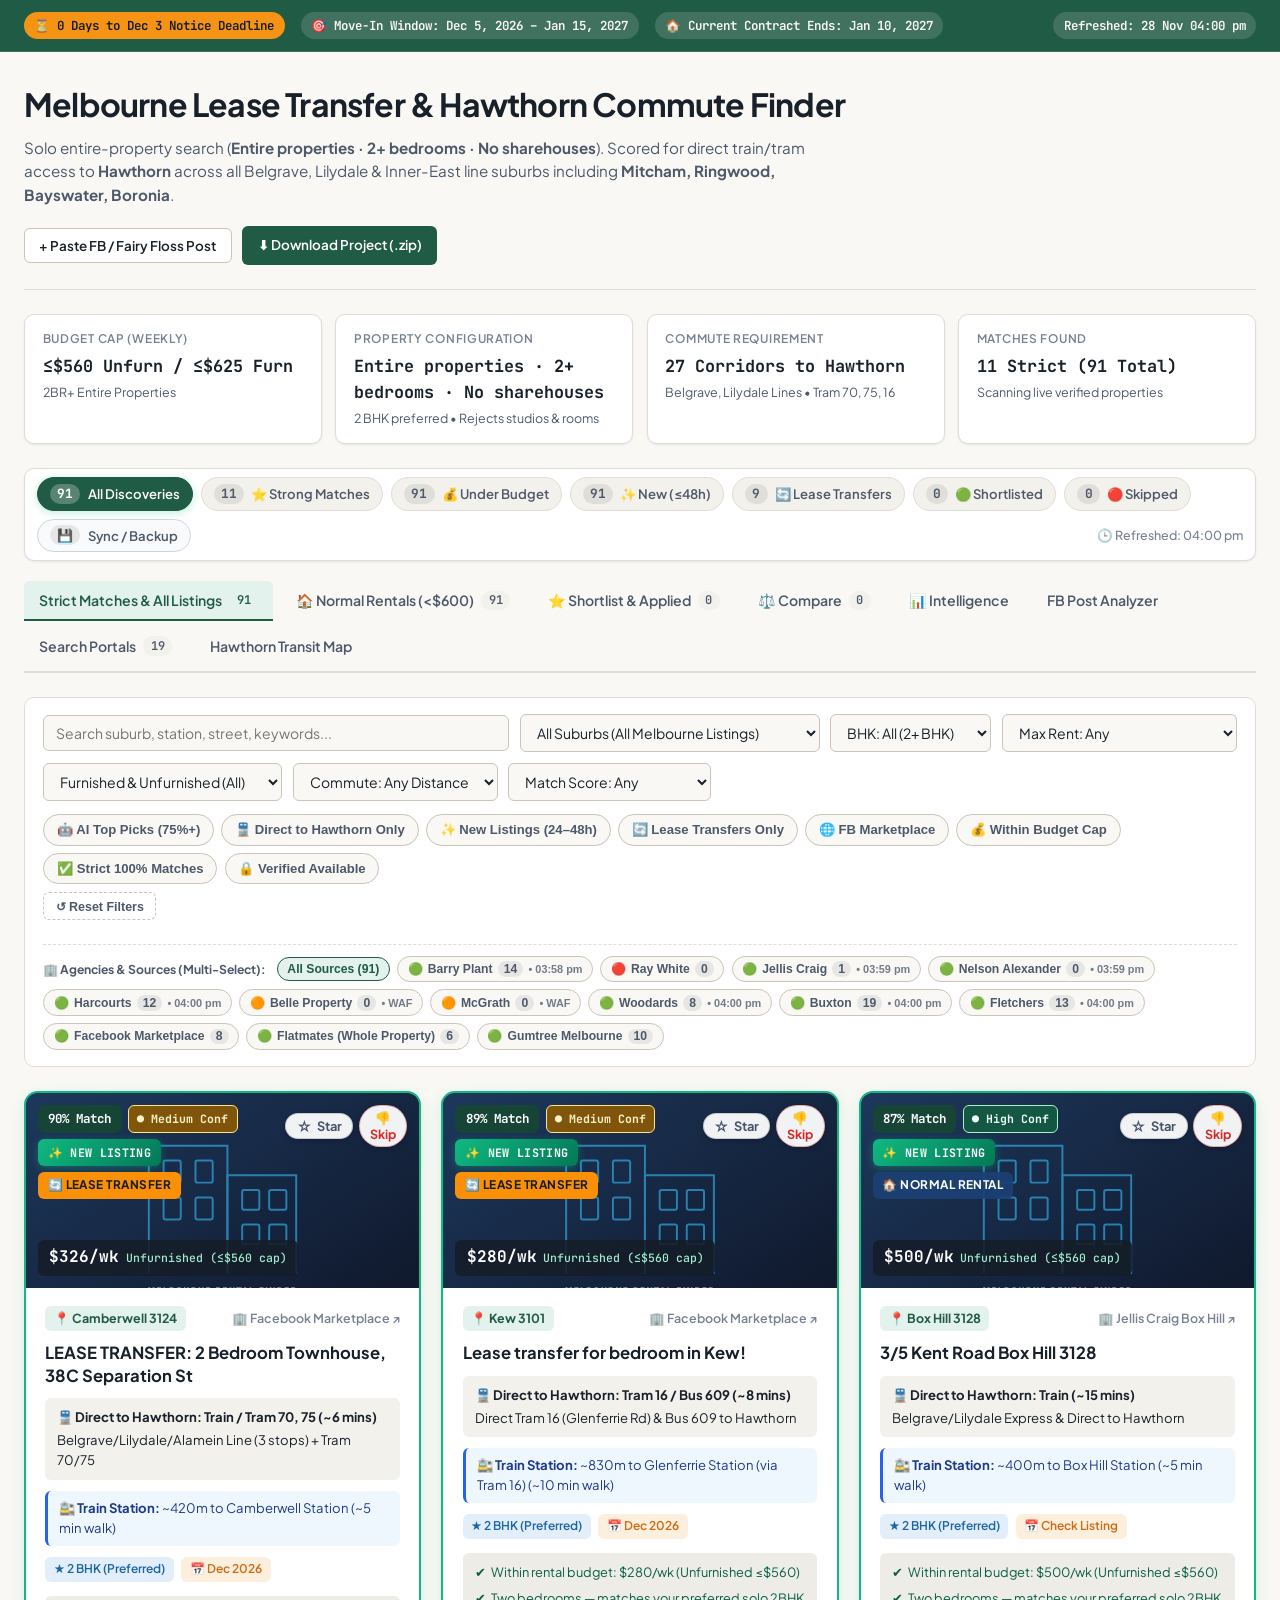
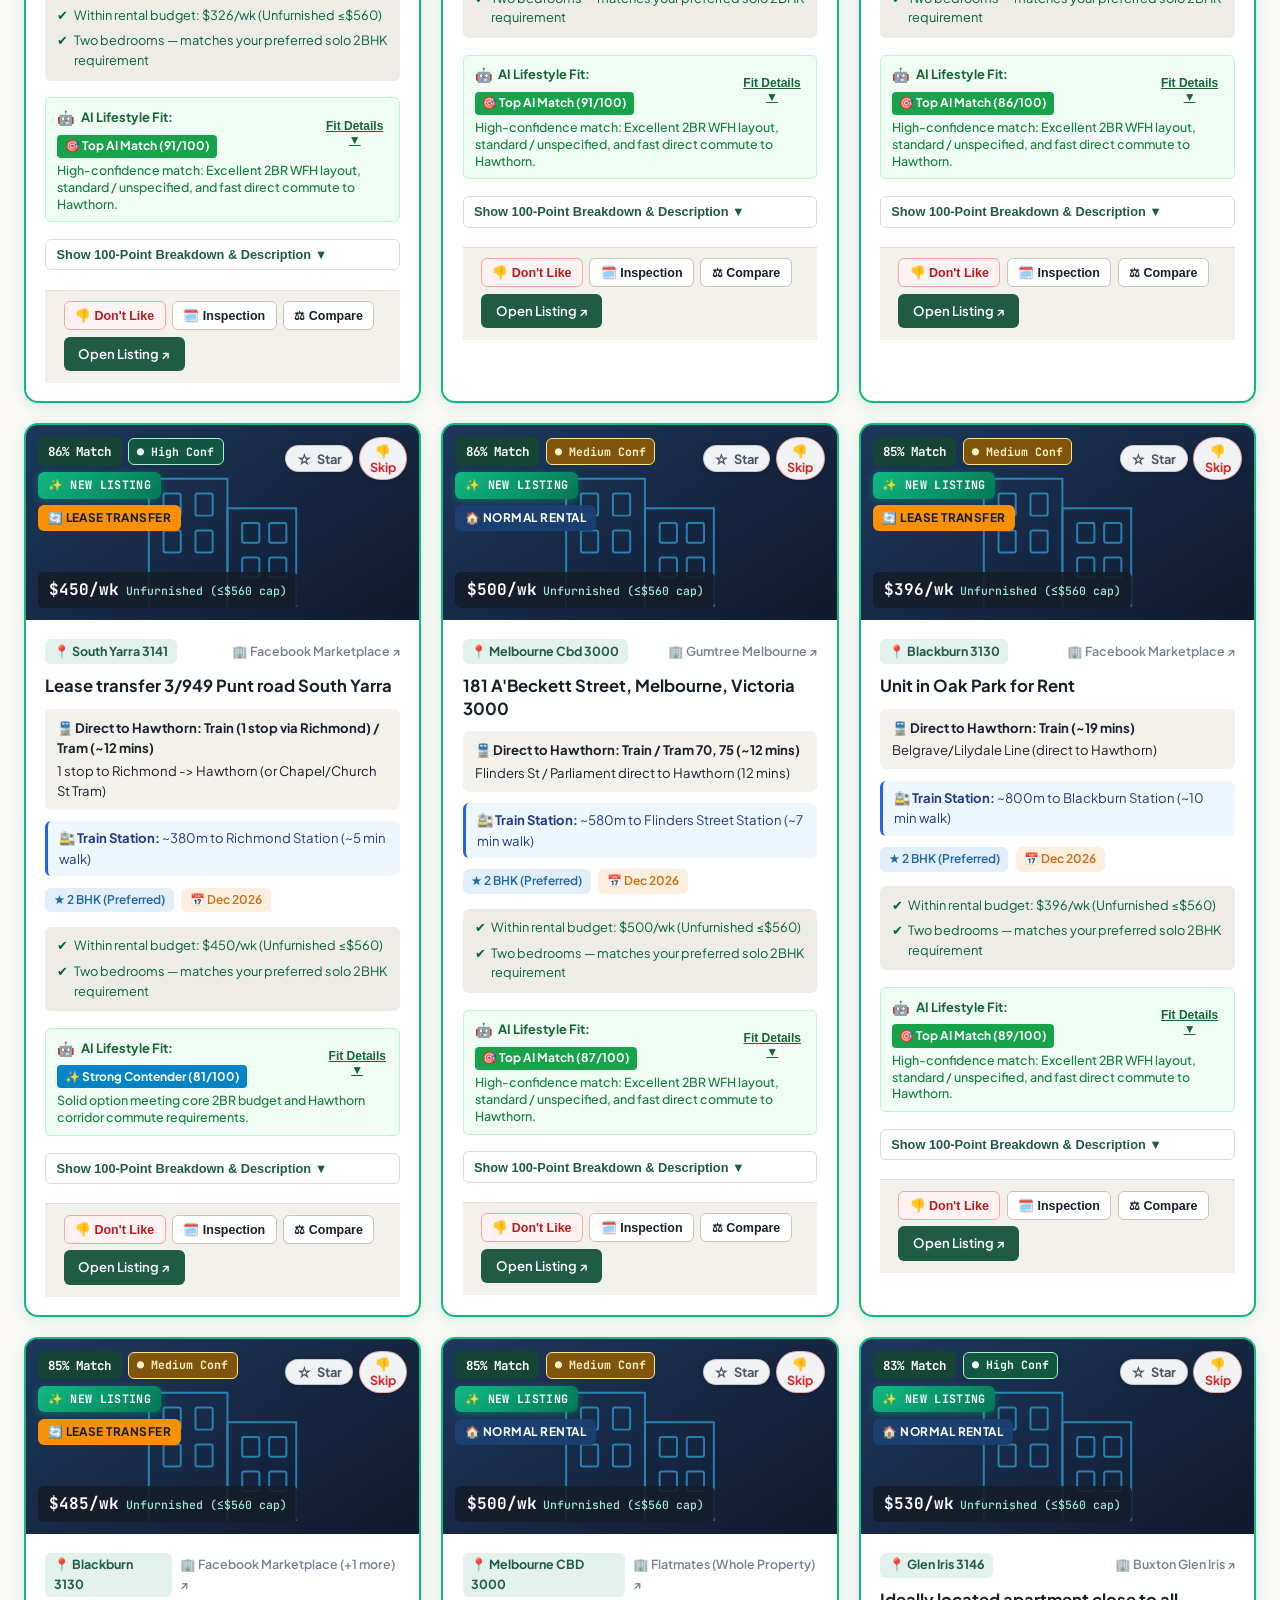
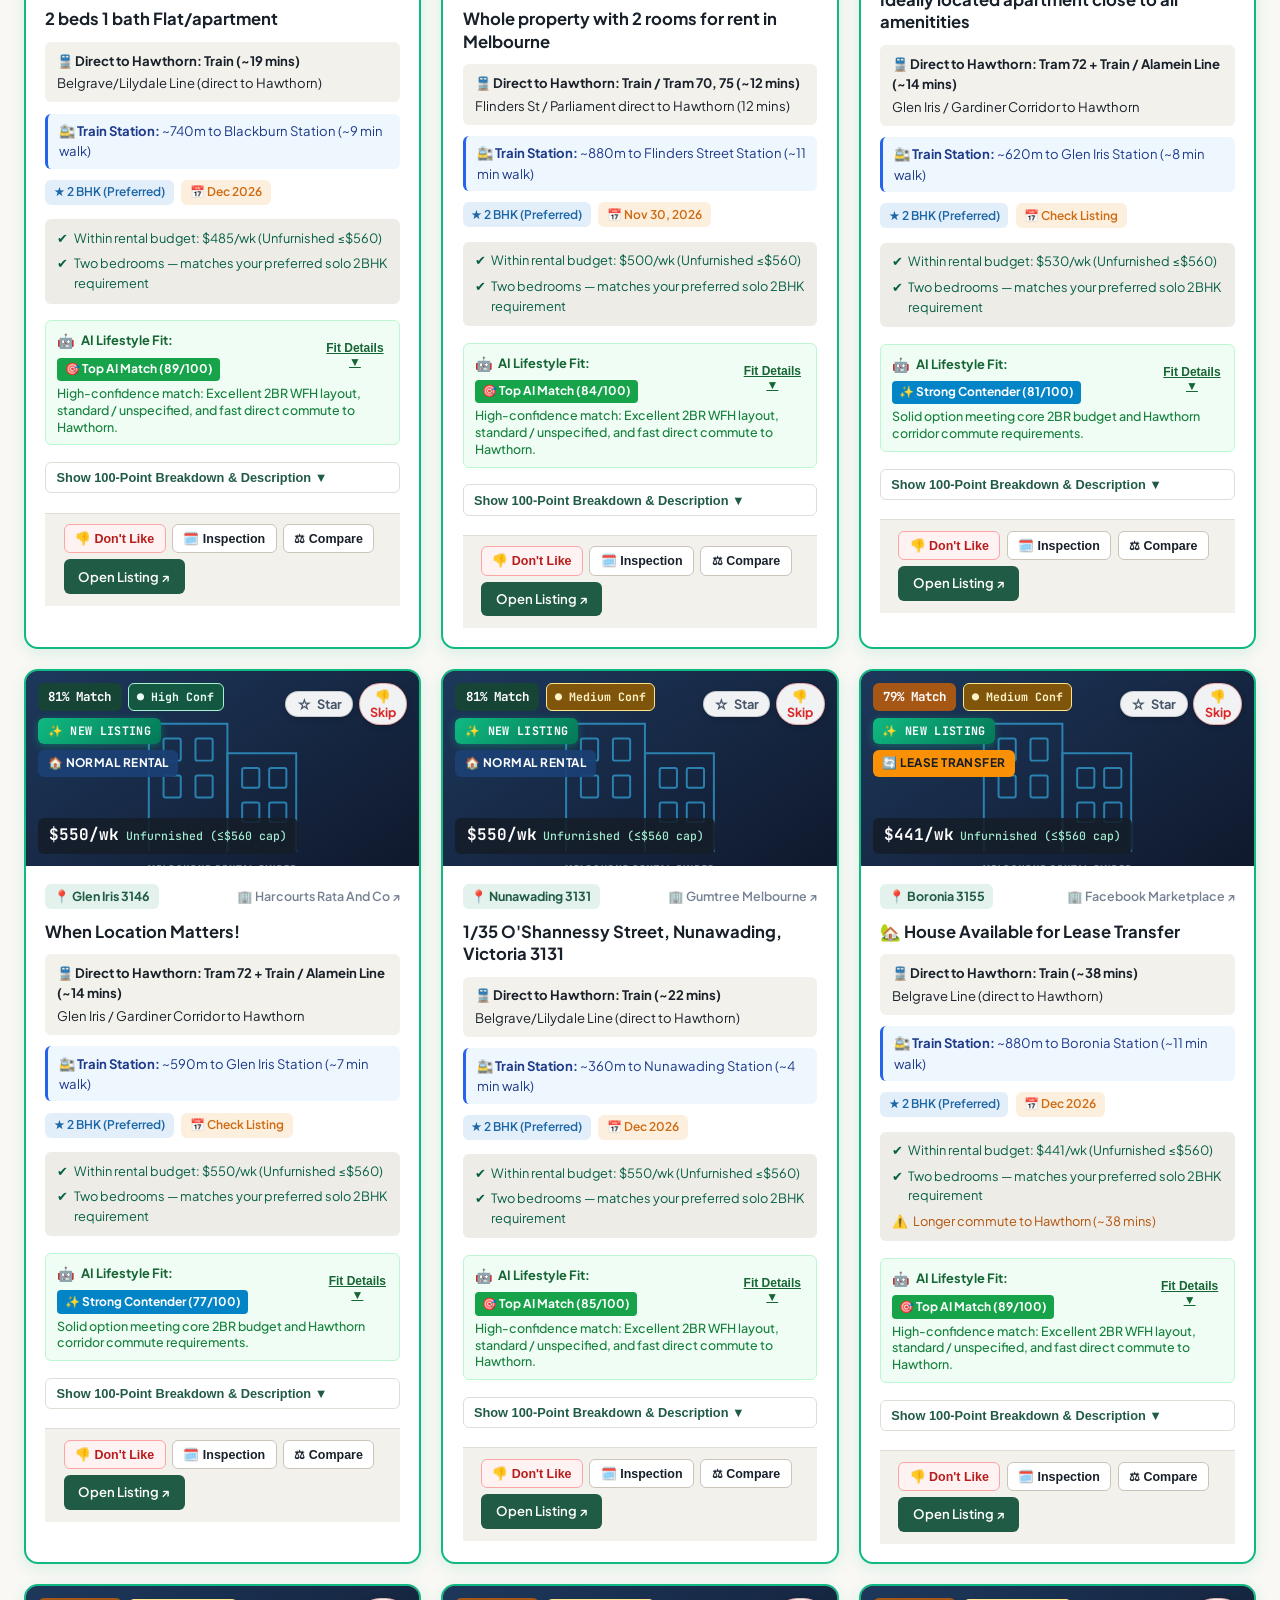
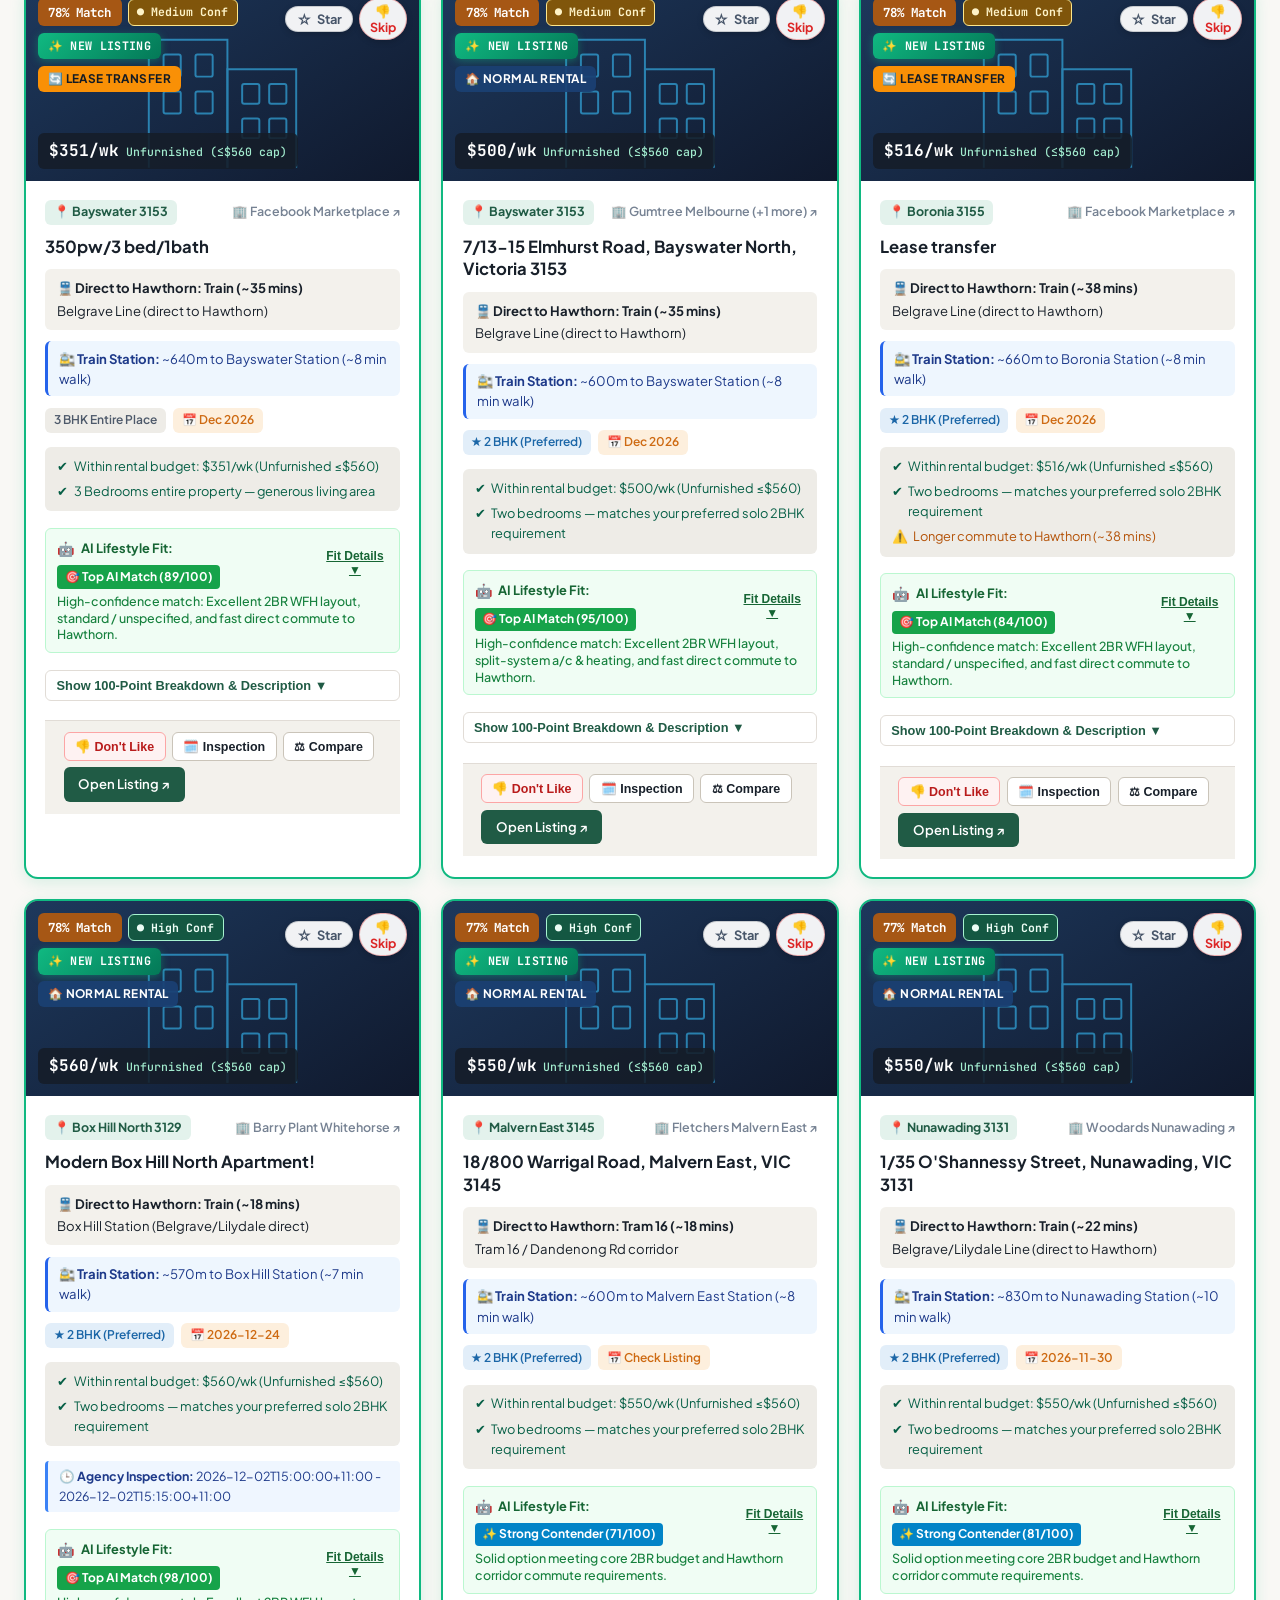
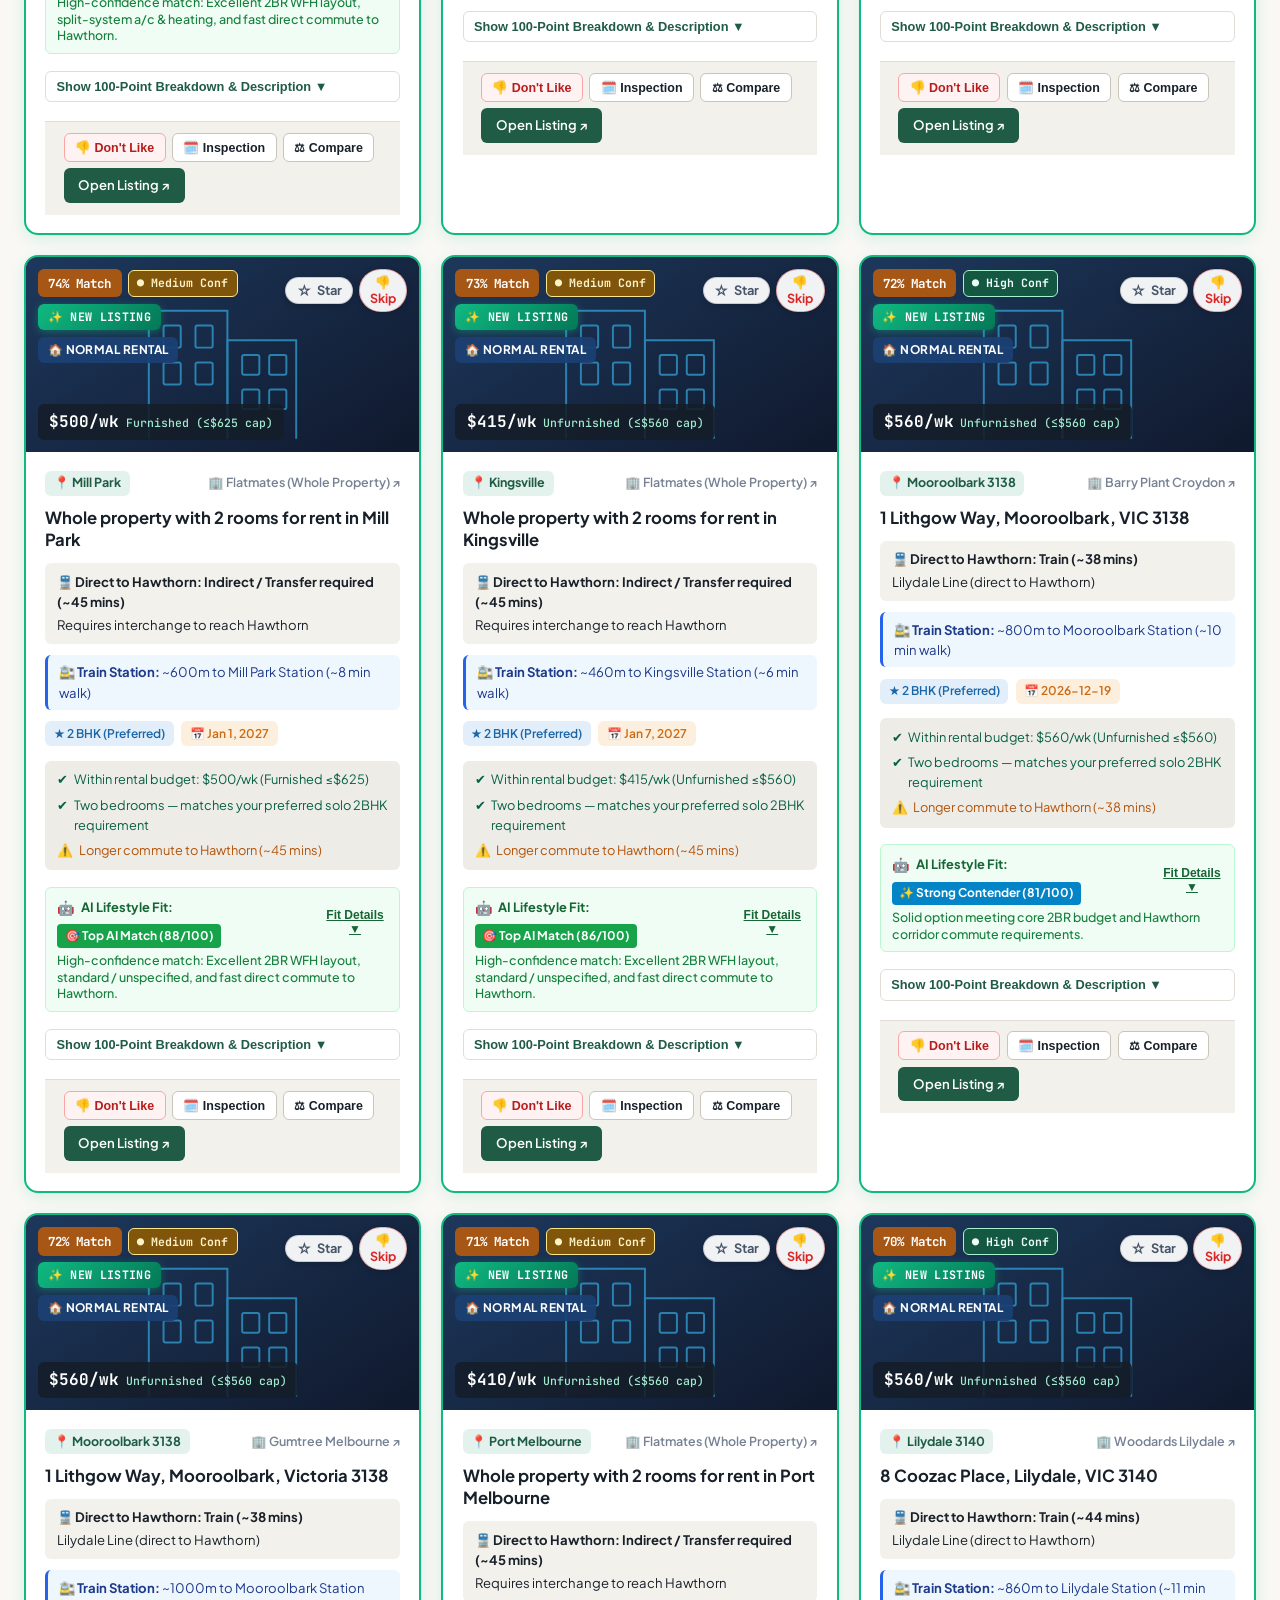
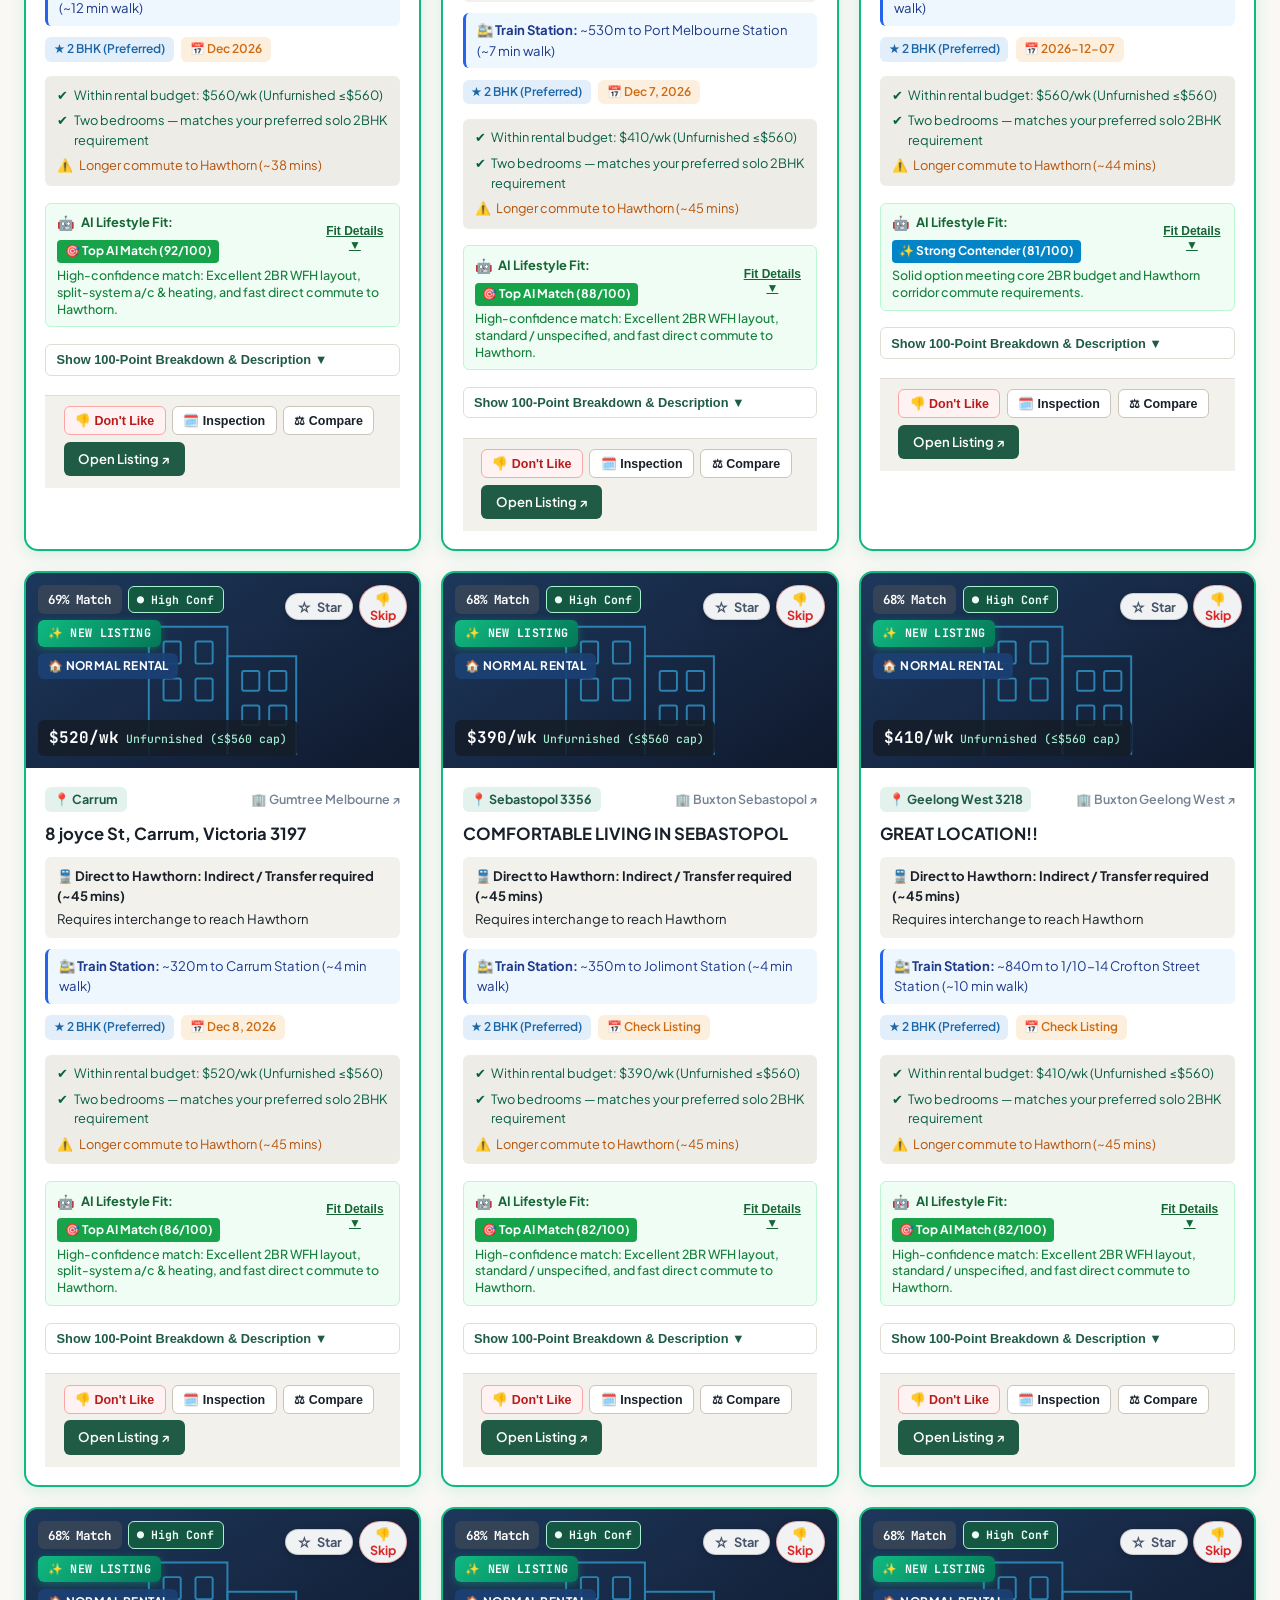
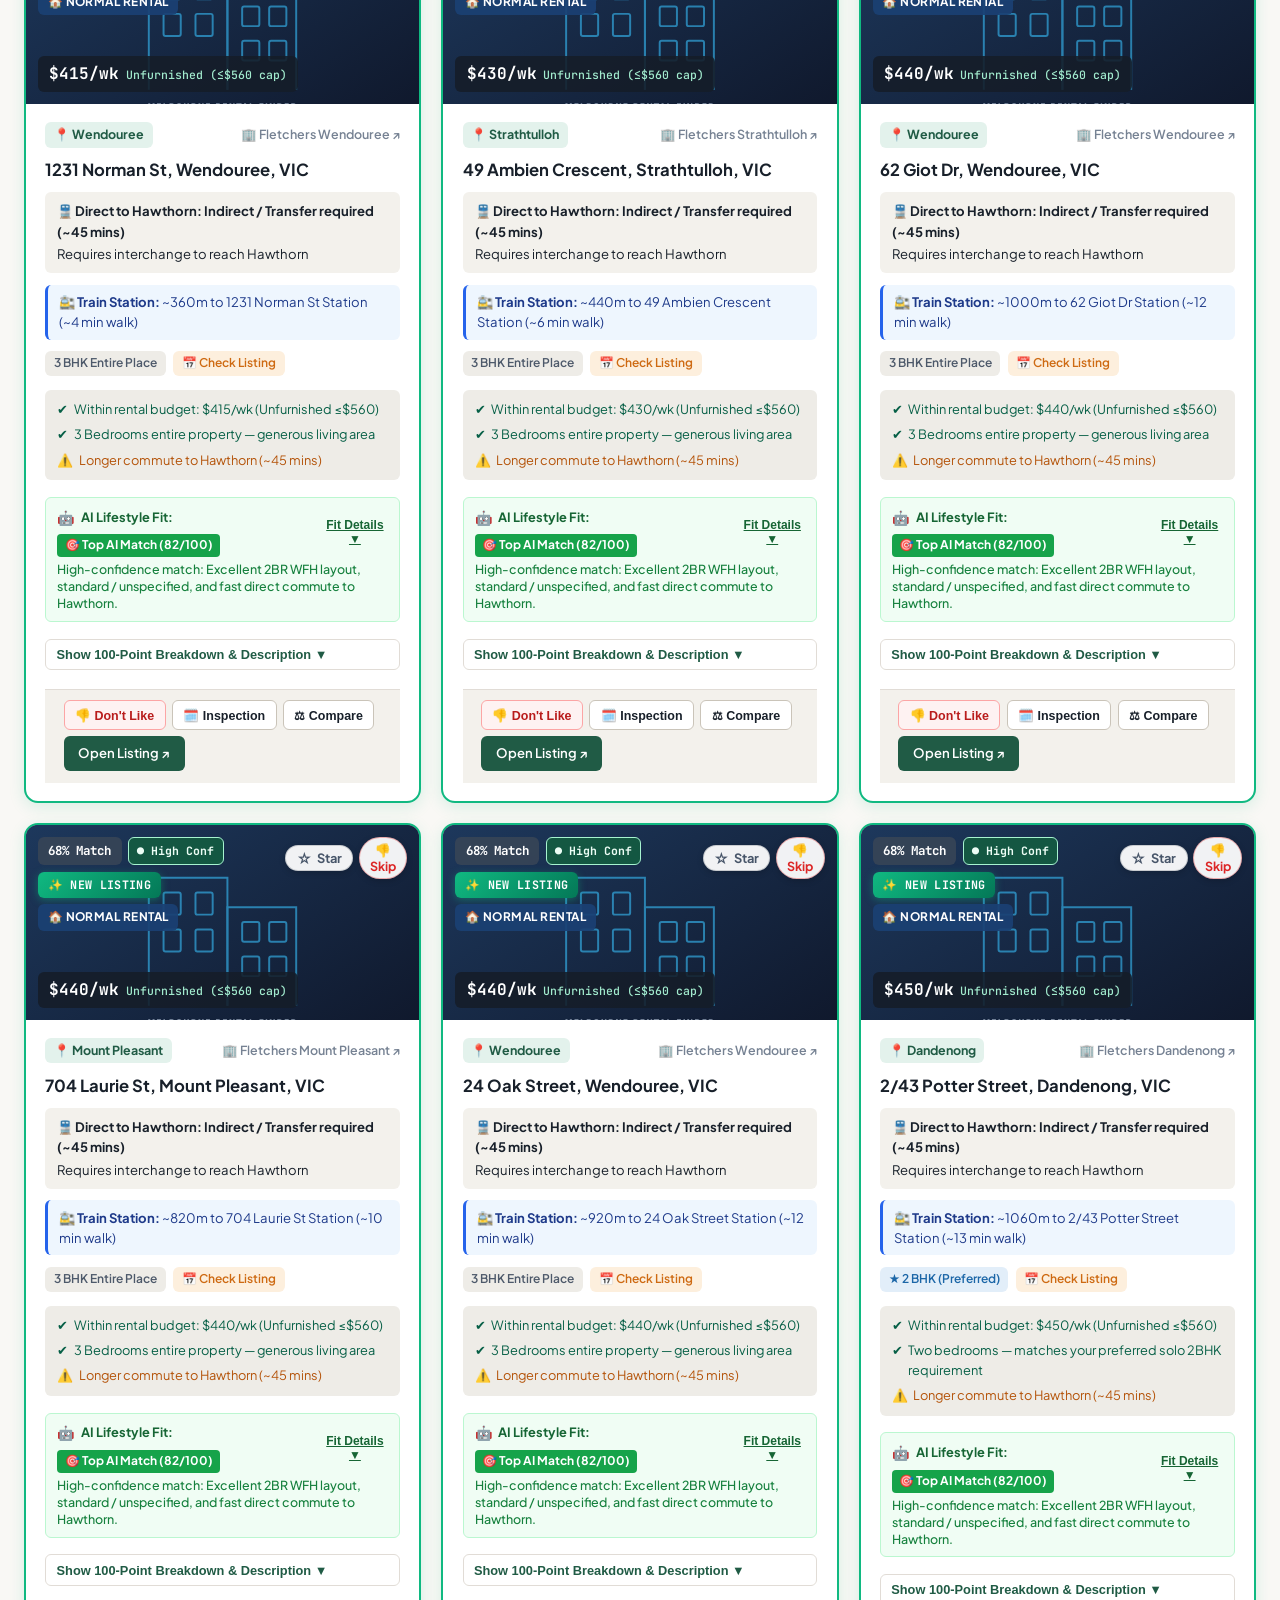
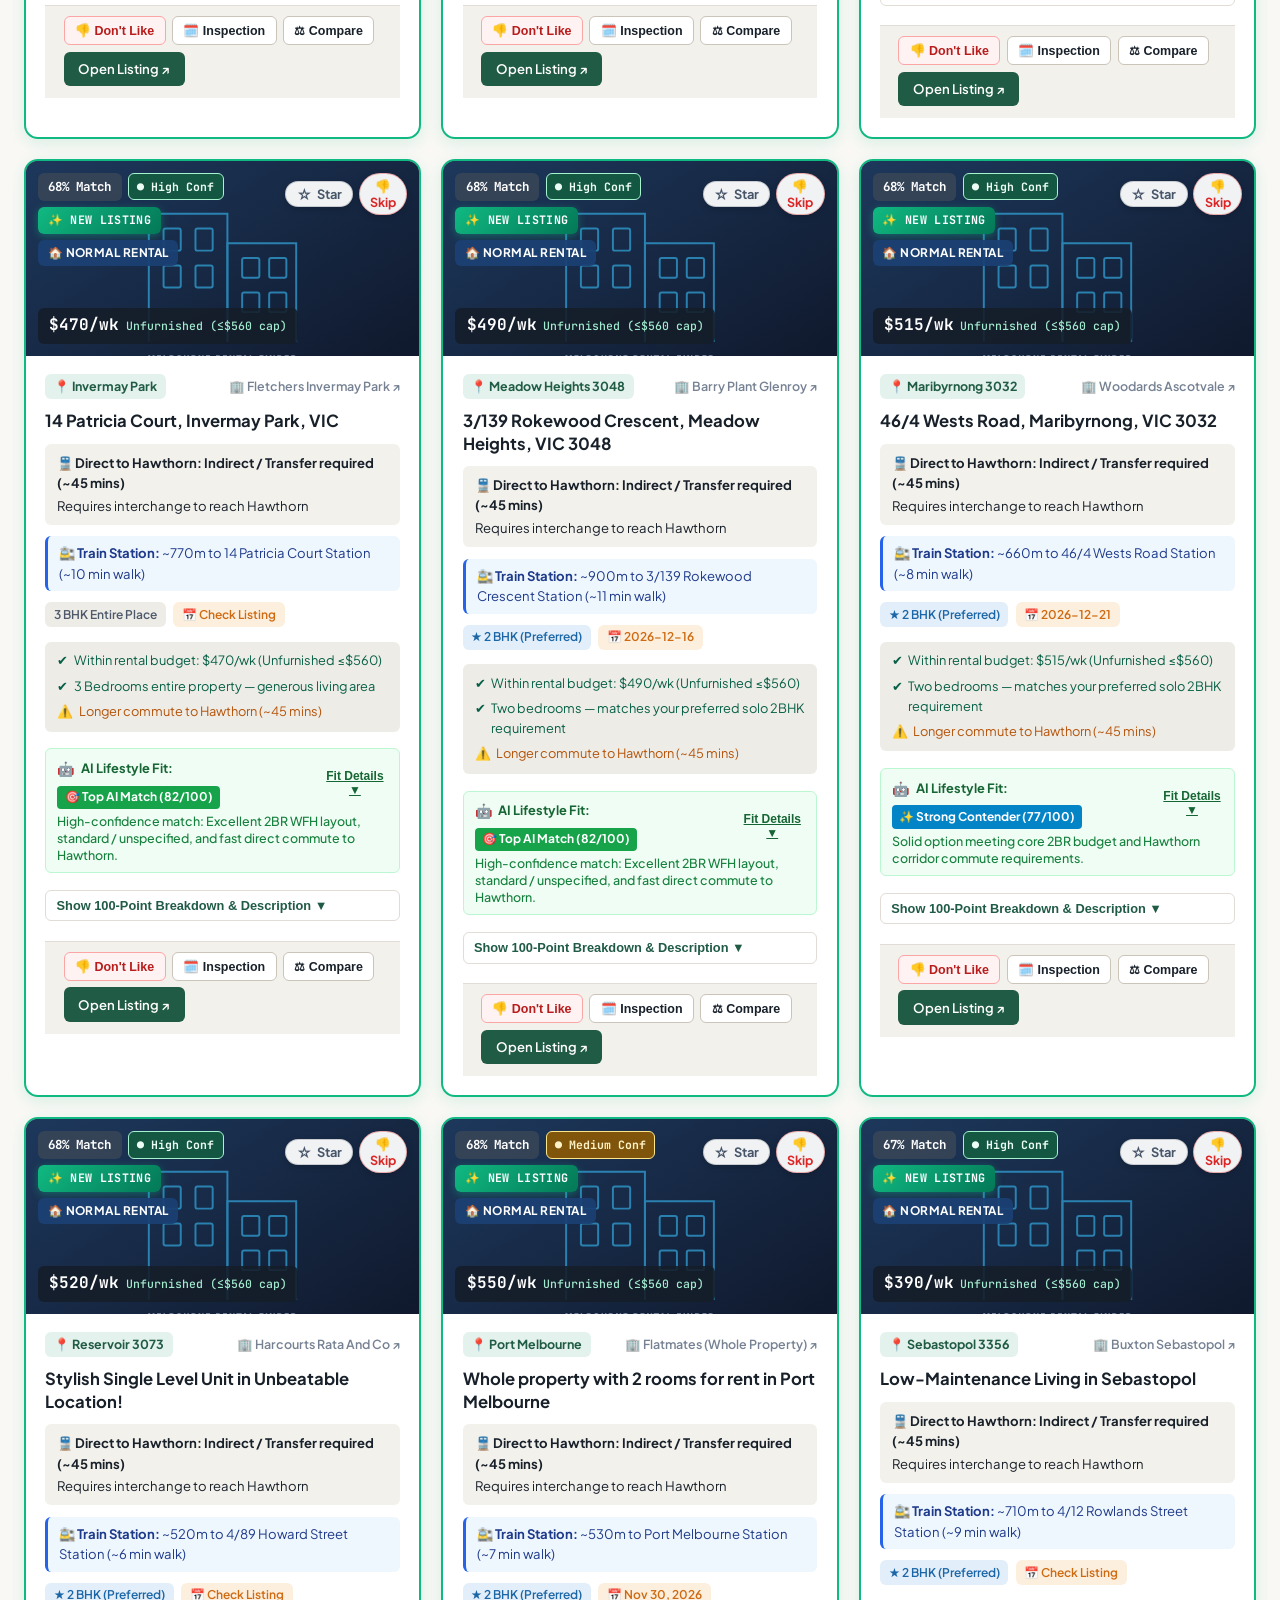
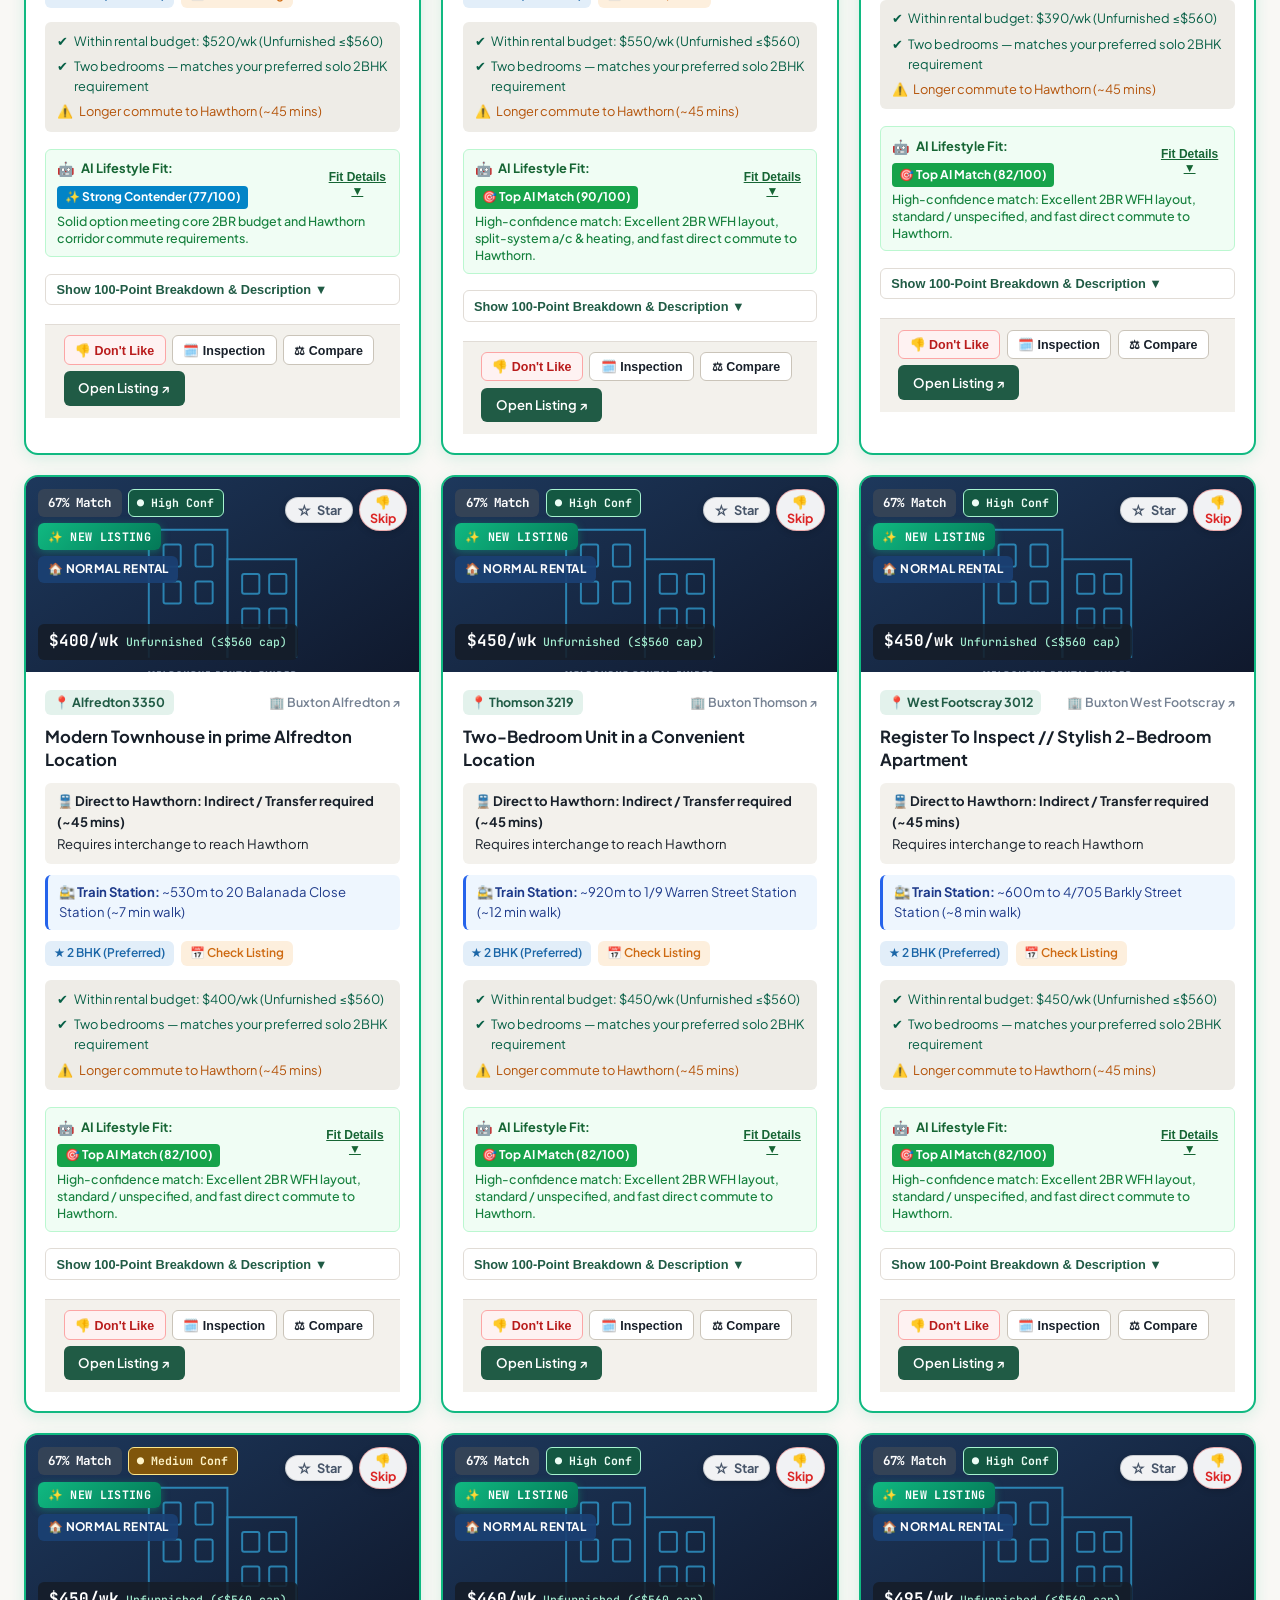
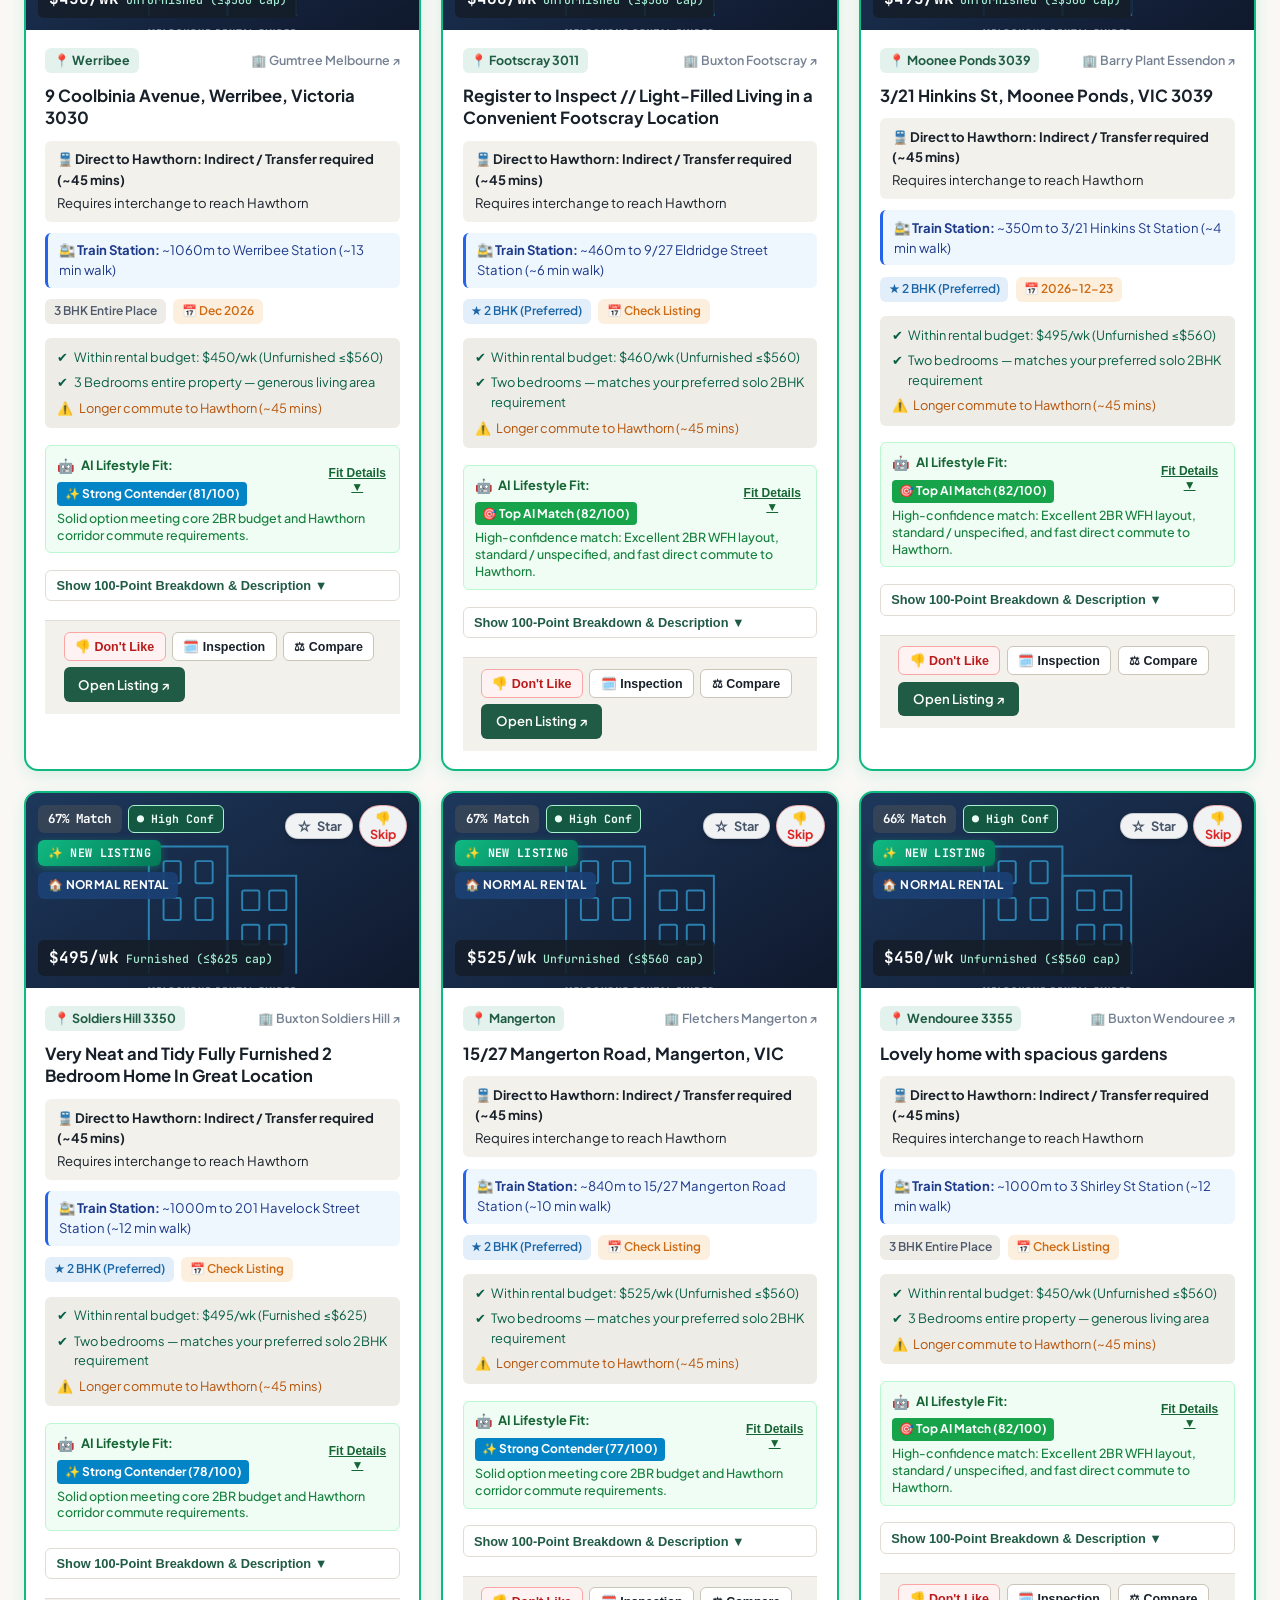
<file: docs/index.html>
<!DOCTYPE html>
<html lang="en">
<head>
  <meta charset="UTF-8">
  <meta name="viewport" content="width=device-width, initial-scale=1.0">
  <title>Melbourne Lease Transfer &amp; Rental Finder — 2+ Bedrooms Direct to Hawthorn</title>
  <meta name="description" content="Daily automated Melbourne rental and lease transfer tracker exclusively for entire 2+ bedroom properties under $560/$625 per week with direct train or tram commute to Hawthorn.">
  <link rel="preconnect" href="https://fonts.googleapis.com">
  <link rel="preconnect" href="https://fonts.gstatic.com" crossorigin>
  <link href="https://fonts.googleapis.com/css2?family=JetBrains+Mono:wght@500;600;700&family=Plus+Jakarta+Sans:wght@400;500;600;700&display=swap" rel="stylesheet">
  <link rel="stylesheet" href="styles.css">
</head>
<body>
  <!-- Critical Lease Timeline Bar -->
  <header class="deadline-bar" role="banner">
    <div class="deadline-bar-inner">
      <div class="timeline-steps">
        <span class="timeline-pill urgent" id="countdown-pill">⏳ 27 Days to Dec 3 Decision Goal</span>
        <span class="timeline-pill">🎯 Move-In Window: Dec 5, 2026 – Jan 15, 2027</span>
        <span class="timeline-pill">🏠 Current Contract Ends: Jan 10, 2027</span>
      </div>
      <div class="timeline-steps">
        <span class="timeline-pill" id="last-updated-pill">Updated: Loading...</span>
      </div>
    </div>
  </header>

  <main class="container">
    <!-- Title & Quick Actions -->
    <section class="app-header">
      <div class="app-title-group">
        <h1>Melbourne Lease Transfer &amp; Hawthorn Commute Finder</h1>
        <p class="app-subtitle">
          Solo entire-property search (<strong>Entire properties · 2+ bedrooms · No sharehouses</strong>). Scored for direct train/tram access to <strong>Hawthorn</strong> across all Belgrave, Lilydale &amp; Inner-East line suburbs including <strong>Mitcham, Ringwood, Bayswater, Boronia</strong>.
        </p>
      </div>
      <div class="header-actions">
        <button class="btn btn-secondary" id="btn-open-fb-analyzer" type="button">
          + Paste FB / Fairy Floss Post
        </button>
        <a class="btn btn-primary" href="melbourne-rental-finder.zip" download="melbourne-rental-finder.zip">
          ⬇ Download Project (.zip)
        </a>
      </div>
    </section>

    <!-- Search Criteria Summary Strip -->
    <section class="criteria-strip" aria-label="Strict search criteria">
      <div class="criteria-card">
        <span class="criteria-label">Budget Cap (Weekly)</span>
        <span class="criteria-value">≤$560 Unfurn / ≤$625 Furn</span>
        <span class="criteria-note">2BR+ Entire Properties</span>
      </div>
      <div class="criteria-card">
        <span class="criteria-label">Property Configuration</span>
        <span class="criteria-value">Entire properties · 2+ bedrooms · No sharehouses</span>
        <span class="criteria-note">2 BHK preferred • Rejects studios &amp; rooms</span>
      </div>
      <div class="criteria-card">
        <span class="criteria-label">Commute Requirement</span>
        <span class="criteria-value">27 Corridors to Hawthorn</span>
        <span class="criteria-note">Belgrave, Lilydale Lines • Tram 70, 75, 16</span>
      </div>
      <div class="criteria-card">
        <span class="criteria-label">Matches Found</span>
        <span class="criteria-value" id="stat-strict-matches">-- Listings</span>
        <span class="criteria-note" id="stat-sub-summary">Scanning live verified properties</span>
      </div>
    </section>

    <!-- Quick Metric Filter Tiles Strip -->
    <section class="metrics-filter-strip" aria-label="Interactive Quick Filter Tiles">
      <button class="metric-pill active" id="tile-all" data-metric="all" type="button" title="View all discovered properties">
        <span class="metric-pill-num" id="stat-total-scanned">89</span>
        <span class="metric-pill-label">All Discoveries</span>
      </button>
      <button class="metric-pill" id="tile-strong" data-metric="strong" type="button" title="Filter strong matches (Score ≥ 80%)">
        <span class="metric-pill-num" id="stat-strong-matches-pill">35</span>
        <span class="metric-pill-label">⭐ Strong Matches</span>
      </button>
      <button class="metric-pill" id="tile-budget" data-metric="budget" type="button" title="Filter properties within budget cap">
        <span class="metric-pill-num" id="stat-under-budget">78</span>
        <span class="metric-pill-label">💰 Under Budget</span>
      </button>
      <button class="metric-pill" id="tile-new" data-metric="new" type="button" title="Filter listings discovered in last 24–48h">
        <span class="metric-pill-num" id="stat-new-today">52</span>
        <span class="metric-pill-label">✨ New (≤48h)</span>
      </button>
      <button class="metric-pill" id="tile-lt" data-metric="lt" type="button" title="Filter lease transfers and breaks">
        <span class="metric-pill-num" id="stat-lease-transfers">22</span>
        <span class="metric-pill-label">🔄 Lease Transfers</span>
      </button>
      <button class="metric-pill" id="tile-shortlist" data-metric="shortlist" type="button" title="Filter your shortlisted properties">
        <span class="metric-pill-num" id="stat-shortlisted-top">0</span>
        <span class="metric-pill-label">🟢 Shortlisted</span>
      </button>
      <button class="metric-pill" id="tile-skipped" data-metric="skipped" type="button" title="View properties you disliked / skipped">
        <span class="metric-pill-num" id="stat-skipped-top">0</span>
        <span class="metric-pill-label">🔴 Skipped</span>
      </button>
      <button class="metric-pill" id="btn-open-sync-modal" type="button" title="Sync or backup your shortlists and skipped properties across devices" style="border-color: #cbd5e1; background: #f8fafc;">
        <span class="metric-pill-num">💾</span>
        <span class="metric-pill-label">Sync / Backup</span>
      </button>
      <div class="metric-pill-refresh" title="Scraper automation refresh status">
        🕒 Refreshed: <span id="stat-last-refresh">Today 6:00 PM</span>
      </div>
    </section>

    <!-- Navigation Tabs -->
    <nav class="nav-tabs" aria-label="Dashboard Sections">
      <button class="tab-btn active" data-tab="panel-matches" id="tab-matches" type="button">
        Strict Matches &amp; All Listings <span class="tab-count" id="count-strict">0</span>
      </button>
      <button class="tab-btn" data-tab="panel-normal" id="tab-normal" type="button">
        🏠 Normal Rentals (&lt;$600) <span class="tab-count" id="count-normal">0</span>
      </button>
      <button class="tab-btn" data-tab="panel-shortlist" id="tab-shortlist" type="button">
        ⭐ Shortlist &amp; Applied <span class="tab-count" id="count-shortlist">0</span>
      </button>
      <button class="tab-btn" data-tab="panel-compare" id="tab-compare" type="button">
        ⚖️ Compare <span class="tab-count" id="count-compare">0</span>
      </button>
      <button class="tab-btn" data-tab="panel-insights" id="tab-insights" type="button">
        📊 Intelligence
      </button>
      <button class="tab-btn" data-tab="panel-fb-analyzer" id="tab-fb-analyzer" type="button">
        FB Post Analyzer
      </button>
      <button class="tab-btn" data-tab="panel-portals" id="tab-portals" type="button">
        Search Portals <span class="tab-count" id="count-portals">9</span>
      </button>
      <button class="tab-btn" data-tab="panel-corridor" id="tab-corridor" type="button">
        Hawthorn Transit Map
      </button>
    </nav>

    <!-- PANEL 1: STRICT MATCHES & ALL SCRAPED LISTINGS -->
    <section class="panel-section active" id="panel-matches">
      <div class="filters-bar-v2">
        <div class="filter-row-primary">
          <input
            type="search"
            id="search-input"
            class="filter-input"
            style="min-width: 220px; flex: 1;"
            placeholder="Search suburb, station, street, keywords..."
            aria-label="Search listings"
          >
          <select id="suburb-filter" class="filter-select" aria-label="Filter by suburb">
            <option value="all">All Suburbs (All Melbourne Listings)</option>
            <option value="direct_hawthorn">🚆 Direct Train / Tram to Hawthorn Only</option>
            <optgroup label="⭐ Priority Suburbs (Ringwood, Mitcham, Bayswater)">
              <option value="mitcham">Mitcham (3132)</option>
              <option value="ringwood">Ringwood (3134)</option>
              <option value="bayswater">Bayswater (3153)</option>
              <option value="boronia">Boronia (3155)</option>
            </optgroup>
            <optgroup label="Inner East &amp; City (Direct Train / Tram)">
              <option value="hawthorn">Hawthorn / Hawthorn East (3122/3123)</option>
              <option value="camberwell">Camberwell (3124)</option>
              <option value="glen iris">Glen Iris (3146)</option>
              <option value="kew">Kew (3101)</option>
              <option value="balwyn">Balwyn (3103)</option>
              <option value="canterbury">Canterbury (3126)</option>
              <option value="surrey hills">Surrey Hills (3127)</option>
              <option value="mont albert">Mont Albert (3127)</option>
              <option value="malvern">Malvern (3144)</option>
              <option value="richmond">Richmond / Burnley (3121)</option>
              <option value="east melbourne">East Melbourne (3002)</option>
              <option value="melbourne">Melbourne CBD (3000)</option>
            </optgroup>
            <optgroup label="Belgrave &amp; Eastern Corridor">
              <option value="box hill">Box Hill (3128)</option>
              <option value="blackburn">Blackburn (3130)</option>
              <option value="nunawading">Nunawading (3131)</option>
              <option value="forest hill">Forest Hill (3131)</option>
              <option value="vermont">Vermont (3133)</option>
              <option value="doncaster">Doncaster (3108)</option>
              <option value="templestowe">Templestowe (3106)</option>
              <option value="mount waverley">Mount Waverley (3149)</option>
              <option value="wantirna">Wantirna (3152)</option>
              <option value="heathmont">Heathmont (3135)</option>
              <option value="ferntree gully">Ferntree Gully (3156)</option>
              <option value="upper ferntree gully">Upper Ferntree Gully (3156)</option>
              <option value="upwey">Upwey (3158)</option>
              <option value="tecoma">Tecoma (3160)</option>
              <option value="belgrave">Belgrave (3160)</option>
            </optgroup>
            <optgroup label="Lilydale Line Corridor">
              <option value="ringwood east">Ringwood East (3135)</option>
              <option value="croydon">Croydon (3136)</option>
              <option value="mooroolbark">Mooroolbark (3138)</option>
              <option value="lilydale">Lilydale (3140)</option>
            </optgroup>
            <optgroup label="Tram Corridors">
              <option value="burwood">Burwood (3125)</option>
            </optgroup>
          </select>
          <select id="bedroom-filter" class="filter-select" aria-label="Filter by BHK">
            <option value="all">BHK: All (2+ BHK)</option>
            <option value="2">2 BHK (Preferred)</option>
            <option value="3">3+ BHK</option>
          </select>
          <select id="rent-filter" class="filter-select" aria-label="Filter by maximum rent">
            <option value="all">Max Rent: Any</option>
            <option value="560">≤ $560 / wk (2BR Unfurn Cap)</option>
            <option value="625">≤ $625 / wk (2BR Furn Cap)</option>
            <option value="650">≤ $650 / week</option>
          </select>
          <select id="furn-filter" class="filter-select" aria-label="Filter by furnished status">
            <option value="all">Furnished &amp; Unfurnished (All)</option>
            <option value="furnished">Furnished Only (≤$625/wk)</option>
            <option value="unfurnished">Unfurnished Only (≤$560/wk)</option>
          </select>
          <select id="commute-filter" class="filter-select" aria-label="Filter by commute time">
            <option value="all">Commute: Any Distance</option>
            <option value="15">≤ 15 mins to Hawthorn</option>
            <option value="30">≤ 30 mins to Hawthorn</option>
            <option value="45">≤ 45 mins to Hawthorn</option>
          </select>
          <select id="score-filter" class="filter-select" aria-label="Filter by match score">
            <option value="all">Match Score: Any</option>
            <option value="80">Strong Matches (≥ 80%)</option>
            <option value="70">Good Matches (≥ 70%)</option>
          </select>
        </div>
        <div class="filter-row-secondary">
          <div class="chips-wrapper">
            <button type="button" class="toggle-chip" id="chip-ai-top">
              🤖 AI Top Picks (75%+)
            </button>
            <button type="button" class="toggle-chip" id="chip-direct-transit">
              🚆 Direct to Hawthorn Only
            </button>
            <button type="button" class="toggle-chip" id="chip-new-only">
              ✨ New Listings (24–48h)
            </button>
            <button type="button" class="toggle-chip" id="chip-lease-transfer">
              🔄 Lease Transfers Only
            </button>
            <button type="button" class="toggle-chip" id="chip-fb-only">
              🌐 FB Marketplace
            </button>
            <button type="button" class="toggle-chip" id="chip-budget-only">
              💰 Within Budget Cap
            </button>
            <button type="button" class="toggle-chip" id="chip-strict-only">
              ✅ Strict 100% Matches
            </button>
            <button type="button" class="toggle-chip" id="chip-verified-only">
              🔒 Verified Available
            </button>
          </div>
          <button type="button" class="btn-reset-filters" id="btn-reset-filters">
            ↺ Reset Filters
          </button>
        </div>
        <!-- Multi-Select Agency / Source Filter & Live Health Strip -->
        <div class="filter-row-agencies" id="agency-filter-bar" aria-label="Filter by Agency or Source" style="margin-top: 0.65rem; padding-top: 0.65rem; border-top: 1px dashed var(--border-color); display: flex; align-items: center; gap: 0.45rem; flex-wrap: wrap;">
          <!-- Populated dynamically by app.js with agency health indicators, counts, and last scrape timestamps -->
        </div>
      </div>

      <div class="listings-grid" id="listings-container">
        <!-- Populated dynamically by app.js -->
      </div>

      <!-- Collapsible Bottom Section for Skipped Listings (Hidden by default) -->
      <details id="skipped-details" class="skipped-details" style="display: none; margin-top: 2rem;">
        <summary class="skipped-summary" style="cursor: pointer; padding: 0.65rem 1.1rem; background: #fee2e2; color: #991b1b; font-weight: 700; border-radius: 8px; border: 1px solid #fecaca; display: inline-flex; align-items: center; gap: 0.5rem; user-select: none;">
          <span>🔴 Hidden / Skipped Properties (<span id="count-skipped">0</span>)</span>
          <span style="font-weight: 400; font-size: 0.8rem; color: #b91c1c;">(Click to expand or restore)</span>
        </summary>
        <div id="skipped-section" class="skipped-section" style="margin-top: 1rem;">
          <div class="panel-card skipped-header-card">
            <div>
              <h3>🔴 Skipped Properties (<span id="count-skipped-header">0</span>)</h3>
              <p class="helper-text">
                These properties were excluded from your active recommendations. Click <strong>↩ Restore</strong> on any card to bring it back.
              </p>
            </div>
            <button type="button" class="btn btn-secondary btn-sm" id="btn-restore-all-skipped" style="font-weight: 700; border-color: #fca5a5; color: #b91c1c;">
              ↺ Restore All Skipped
            </button>
          </div>
          <div class="listings-grid skipped-grid" id="skipped-container"></div>
        </div>
      </details>
    </section>

    <!-- PANEL: NORMAL LISTINGS (BELOW $600) -->
    <section class="panel-section" id="panel-normal">
      <div class="panel-card" style="margin-bottom: 1.25rem;">
        <h2>🏠 Normal Property Rentals (Below $600 / week)</h2>
        <p class="helper-text">
          Standard residential leases (whole properties: 2 BHK &amp; 3+ BHK, zero sharehouses, no student-only housing) asking <strong>≤ $600/wk</strong> across Hawthorn, Mitcham, Ringwood, Bayswater, Boronia, Box Hill, Camberwell, Richmond, and direct transit lines.
        </p>
      </div>

      <div class="filters-bar">
        <div class="filter-group">
          <input
            type="search"
            id="search-input-normal"
            class="filter-input"
            placeholder="Search suburb, station, street..."
            aria-label="Search normal listings"
          >
          <select id="suburb-filter-normal" class="filter-select" aria-label="Filter by suburb">
            <option value="all">All Suburbs (All Direct Corridors)</option>
            <option value="direct_hawthorn">🚆 Direct Train / Tram to Hawthorn Only</option>
            <optgroup label="⭐ Priority Suburbs (Ringwood, Mitcham, Bayswater)">
              <option value="mitcham">Mitcham (3132)</option>
              <option value="ringwood">Ringwood (3134)</option>
              <option value="bayswater">Bayswater (3153)</option>
              <option value="boronia">Boronia (3155)</option>
            </optgroup>
            <optgroup label="Inner East &amp; City (Direct Train / Tram)">
              <option value="hawthorn">Hawthorn / Hawthorn East (3122/3123)</option>
              <option value="camberwell">Camberwell (3124)</option>
              <option value="canterbury">Canterbury (3126)</option>
              <option value="surrey hills">Surrey Hills (3127)</option>
              <option value="mont albert">Mont Albert (3127)</option>
              <option value="richmond">Richmond / Burnley (3121)</option>
              <option value="east melbourne">East Melbourne (3002)</option>
              <option value="melbourne">Melbourne CBD (3000)</option>
            </optgroup>
            <optgroup label="Belgrave Line Corridor">
              <option value="box hill">Box Hill (3128)</option>
              <option value="blackburn">Blackburn (3130)</option>
              <option value="nunawading">Nunawading (3131)</option>
              <option value="heathmont">Heathmont (3135)</option>
              <option value="ferntree gully">Ferntree Gully (3156)</option>
              <option value="upper ferntree gully">Upper Ferntree Gully (3156)</option>
              <option value="upwey">Upwey (3158)</option>
              <option value="tecoma">Tecoma (3160)</option>
              <option value="belgrave">Belgrave (3160)</option>
            </optgroup>
            <optgroup label="Lilydale Line Corridor">
              <option value="ringwood east">Ringwood East (3135)</option>
              <option value="croydon">Croydon (3136)</option>
              <option value="mooroolbark">Mooroolbark (3138)</option>
              <option value="lilydale">Lilydale (3140)</option>
            </optgroup>
            <optgroup label="Tram Corridors">
              <option value="burwood">Burwood (3125)</option>
              <option value="kew">Kew (3101)</option>
            </optgroup>
          </select>
          <select id="bedroom-filter-normal" class="filter-select" aria-label="Filter by BHK">
            <option value="all">BHK: All (2+ BHK)</option>
            <option value="2">2 BHK (Preferred)</option>
            <option value="3">3+ BHK</option>
          </select>
          <select id="furn-filter-normal" class="filter-select" aria-label="Filter by furnished status">
            <option value="all">Furnished &amp; Unfurnished (All)</option>
            <option value="furnished">Furnished Only</option>
            <option value="unfurnished">Unfurnished Only</option>
          </select>
          <select id="price-cap-normal" class="filter-select" aria-label="Max weekly rent">
            <option value="600">Max Rent: ≤ $600/wk</option>
            <option value="550">Max Rent: ≤ $550/wk</option>
            <option value="525">Max Rent: ≤ $525/wk</option>
            <option value="500">Max Rent: ≤ $500/wk</option>
            <option value="450">Max Rent: ≤ $450/wk</option>
          </select>
        </div>
        <div class="filter-group">
          <button type="button" class="toggle-chip" id="chip-direct-transit-normal">
            🚆 Direct to Hawthorn Only
          </button>
          <button type="button" class="toggle-chip" id="chip-new-only-normal">
            ✨ New Listings (Last 1–2 Days)
          </button>
          <button type="button" class="toggle-chip" id="chip-exclude-lt-normal">
            🏠 Normal Rentals Only (Exclude Lease Transfers)
          </button>
        </div>
      </div>

      <div class="listings-grid" id="normal-listings-container">
        <!-- Populated dynamically by app.js -->
      </div>

      <!-- Collapsible Bottom Section for Skipped Listings on Normal tab (Hidden by default) -->
      <details id="normal-skipped-details" class="skipped-details" style="display: none; margin-top: 2rem;">
        <summary class="skipped-summary" style="cursor: pointer; padding: 0.65rem 1.1rem; background: #fee2e2; color: #991b1b; font-weight: 700; border-radius: 8px; border: 1px solid #fecaca; display: inline-flex; align-items: center; gap: 0.5rem; user-select: none;">
          <span>🔴 Hidden / Skipped Properties (<span id="count-normal-skipped">0</span>)</span>
          <span style="font-weight: 400; font-size: 0.8rem; color: #b91c1c;">(Click to expand or restore)</span>
        </summary>
        <div id="normal-skipped-section" class="skipped-section" style="margin-top: 1rem;">
          <div class="panel-card skipped-header-card">
            <div>
              <h3>🔴 Skipped Properties (<span id="count-normal-skipped-header">0</span>)</h3>
              <p class="helper-text">
                These properties were excluded from your active recommendations. Click <strong>↩ Restore</strong> on any card to bring it back.
              </p>
            </div>
            <button type="button" class="btn btn-secondary btn-sm" id="btn-restore-all-normal-skipped" style="font-weight: 700; border-color: #fca5a5; color: #b91c1c;">
              ↺ Restore All Skipped
            </button>
          </div>
          <div class="listings-grid skipped-grid" id="normal-skipped-container"></div>
        </div>
      </details>
    </section>

    <!-- PANEL 2: SHORTLIST & TRACKER -->
    <section class="panel-section" id="panel-shortlist">
      <div class="panel-card" style="margin-bottom: 1.25rem;">
        <h2>Your Inspection &amp; Lease Transfer Shortlist</h2>
        <p class="helper-text">
          Mark any listing as <strong>Interested / Inspecting</strong> or <strong>Applied</strong> using the action buttons on each card. Record inspection dates and personal notes directly. Everything is saved locally.
        </p>
      </div>
      <div class="listings-grid" id="shortlist-container"></div>
    </section>

    <!-- PANEL: PROPERTY COMPARISON MATRIX -->
    <section class="panel-section" id="panel-compare">
      <div class="panel-card" style="margin-bottom: 1.25rem;">
        <div style="display: flex; justify-content: space-between; align-items: flex-start; flex-wrap: wrap; gap: 0.75rem;">
          <div>
            <h2>⚖️ Side-by-Side Property Comparison</h2>
            <p class="helper-text">
              Compare 2 to 4 properties across rent, commute convenience, suitability, station distance, and overall match score. Differences are highlighted automatically.
            </p>
          </div>
          <button type="button" class="btn btn-secondary" id="btn-clear-compare">
            Clear Comparison Selection
          </button>
        </div>
      </div>
      <div id="compare-matrix-view" class="panel-card" style="padding: 1.5rem; overflow-x: auto;">
        <!-- Rendered dynamically by app.js -->
      </div>
    </section>

    <!-- PANEL: INTELLIGENCE & INSIGHTS -->
    <section class="panel-section" id="panel-insights">
      <div class="panel-card" style="margin-bottom: 1.25rem;">
        <h2>📊 Personal Property Intelligence &amp; Insights</h2>
        <p class="helper-text">
          Transparent preference learning, scoring performance analytics, and scraper pipeline health. The platform analyzes your interactions to refine recommendations with your explicit approval.
        </p>
      </div>

      <div style="display: grid; grid-template-columns: repeat(auto-fit, minmax(320px, 1fr)); gap: 1.25rem; margin-bottom: 1.5rem;">
        <!-- Preference Learning Card -->
        <div class="panel-card">
          <h3>🧠 Learned User Preferences</h3>
          <p class="helper-text" style="margin-bottom: 0.85rem;">
            Observed decision patterns from your shortlists and skips. Never auto-applied without your review.
          </p>
          <div id="insights-preferences-list" style="display: flex; flex-direction: column; gap: 0.75rem;">
            <!-- Populated dynamically -->
          </div>
        </div>

        <!-- Outcome Analytics Card -->
        <div class="panel-card">
          <h3>📈 Recommendation Performance</h3>
          <p class="helper-text" style="margin-bottom: 0.85rem;">
            Correlation between match scores and your inspection decisions.
          </p>
          <div id="insights-metrics-list" style="display: flex; flex-direction: column; gap: 0.65rem; font-size: 0.85rem;">
            <!-- Populated dynamically -->
          </div>
        </div>

        <!-- Pipeline Health Card -->
        <div class="panel-card">
          <h3>🛠️ Scraper &amp; Data Pipeline Health</h3>
          <p class="helper-text" style="margin-bottom: 0.85rem;">
            Multi-source execution tracking, duplicate resolution, and freshness verification.
          </p>
          <div id="insights-pipeline-health" style="display: flex; flex-direction: column; gap: 0.5rem; font-size: 0.85rem;">
            <!-- Populated dynamically -->
          </div>
        </div>
      </div>
    </section>

    <!-- PANEL 3: FB MARKETPLACE & FAIRY FLOSS INSTANT ANALYZER -->
    <section class="panel-section" id="panel-fb-analyzer">
      <div class="analyzer-grid">
        <div class="panel-card">
          <h2>Instant FB Marketplace / Fairy Floss Lease Transfer Scorer</h2>
          <p class="helper-text">
            Facebook blocks automated bots with login walls, but you can browse directly on FB! Open the pre-filtered search below, copy any promising post or listing description, and paste it here. It automatically verifies <strong>suburb alignment with your 27 Hawthorn corridors</strong>, checks your <strong>granular BHK budget rules</strong> (2BHK ≤$560 unfurn / ≤$625 furn), and adds the scored property to your dashboard.
          </p>
          <a
            href="https://www.facebook.com/marketplace/melbourne/search?sortBy=distance_ascend&amp;query=lease%20transfer%202%20bedroom&amp;exact=false"
            target="_blank"
            rel="noopener"
            class="btn btn-secondary"
            style="display: inline-flex; align-items: center; gap: 0.4rem; margin-bottom: 0.85rem;"
          >
            <span>↗ Open FB Marketplace 2BR Lease Transfers (Ascending Distance)</span>
          </a>
          <input
            type="text"
            id="fb-post-url"
            class="filter-input"
            style="width: 100%; margin-bottom: 0.65rem;"
            placeholder="Optional: Paste Facebook Marketplace or Group post URL..."
          >
          <textarea
            id="fb-post-text"
            class="fb-textarea"
            placeholder="Example: LEASE BREAK in Camberwell 3124! Entire 2 bedroom apartment on Riversdale Rd right near Tram 70 and Camberwell Station. $520 per week unfurnished. Available from December 14th..."
          ></textarea>
          <div style="display: flex; gap: 0.65rem; flex-wrap: wrap;">
            <button type="button" class="btn btn-primary" id="btn-score-fb-post">
              Analyze &amp; Save to My Listings
            </button>
            <button type="button" class="btn btn-secondary" id="btn-load-sample-fb">
              Load Example FB Lease Transfer Post
            </button>
          </div>
        </div>

        <div class="panel-card" id="fb-analysis-result-card">
          <h2>Live Criteria Breakdown</h2>
          <p class="helper-text">Paste a post on the left and click <strong>Analyze</strong> to see how it scores against your rules.</p>
          <div id="fb-analysis-output" style="font-size: 0.9rem; color: var(--text-secondary);">
            <ul style="list-style: none; display: grid; gap: 0.6rem; margin-top: 0.75rem;">
              <li>🚆 <strong>Suburb Alignment:</strong> Checks against 27 direct train/tram corridors to Hawthorn</li>
              <li>💰 <strong>Budget Rules:</strong> Unfurnished ≤ $560/wk | Furnished ≤ $625/wk</li>
              <li>🏠 <strong>Requirement:</strong> Entire properties · 2+ bedrooms · No sharehouses</li>
              <li>📅 <strong>Move-in Window:</strong> Dec 5, 2026 – Jan 15, 2027</li>
            </ul>
          </div>
        </div>
      </div>
    </section>

    <!-- PANEL 4: PRE-FILTERED PORTAL DEEP LINKS -->
    <section class="panel-section" id="panel-portals">
      <div class="panel-card" style="margin-bottom: 1.25rem;">
        <h2>One-Click Pre-Filtered Search Portals (Hawthorn Corridor)</h2>
        <p class="helper-text">
          These links open Facebook Marketplace, Domain, Realestate.com.au, Flatmates (Whole Properties), and Gumtree with your exact filters (<strong>2+ BHK, ≤$560/$625, Hawthorn + direct transit suburbs, newest first</strong>) already applied.
        </p>
      </div>
      <div class="quick-links-grid" id="portal-links-container"></div>
    </section>

    <!-- PANEL 5: HAWTHORN DIRECT TRAIN & TRAM SUBURB REFERENCE -->
    <section class="panel-section" id="panel-corridor">
      <div class="panel-card">
        <h2>Direct Train &amp; Tram Suburbs to Hawthorn (Zero Transfers)</h2>
        <p class="helper-text">
          Every suburb below has a single-seat train or tram ride straight into Hawthorn (Hawthorn Station, Glenferrie Station, Auburn Station, Burwood Rd, Riversdale Rd, or Glenferrie Rd).
        </p>
        <div style="overflow-x: auto;">
          <table class="corridor-table" id="corridor-table">
            <thead>
              <tr>
                <th>Suburb</th>
                <th>Postcode</th>
                <th>Direct Mode</th>
                <th>Line / Route to Hawthorn</th>
                <th>Est. Commute</th>
              </tr>
            </thead>
            <tbody id="corridor-tbody"></tbody>
          </table>
        </div>
      </div>
    </section>
  </main>

  <!-- Floating Comparison Dock -->
  <aside id="comparison-dock" class="comparison-dock" aria-label="Selected properties comparison dock">
    <div>
      <span style="font-weight: 700; font-size: 0.95rem;">⚖️ <span id="dock-compare-count">0</span> Properties Selected</span>
      <span style="font-size: 0.78rem; color: #94a3b8; display: block;">Select 2 to 4 properties to compare</span>
    </div>
    <div style="display: flex; gap: 0.5rem;">
      <button type="button" class="btn btn-primary" id="btn-dock-open-compare" style="padding: 0.45rem 0.85rem; font-size: 0.82rem;">
        Compare Now ↗
      </button>
      <button type="button" class="btn btn-secondary" id="btn-dock-clear" style="padding: 0.45rem 0.65rem; font-size: 0.82rem; background: #334155; color: #fff; border-color: #475569;">
        ✕ Clear
      </button>
    </div>
  </aside>

  <!-- Modal 1: Inspection & Notes Booking Dialog -->
  <div id="modal-inspection" class="modal-overlay" role="dialog" aria-modal="true" aria-labelledby="modal-inspection-title">
    <div class="modal-card">
      <div class="modal-header">
        <h3 id="modal-inspection-title" style="font-size: 1.1rem; margin: 0;">🗓️ Schedule Inspection &amp; Add Notes</h3>
        <button type="button" id="btn-close-inspection-modal" class="btn-action-sm" style="border:none; font-size: 1.1rem;">✕</button>
      </div>
      <div class="modal-body">
        <input type="hidden" id="modal-listing-id">
        <div>
          <label style="font-size: 0.82rem; font-weight: 700; display: block; margin-bottom: 0.25rem;">Property</label>
          <div id="modal-property-name" style="font-weight: 600; color: var(--text-primary); font-size: 0.95rem;"></div>
        </div>
        <div>
          <label for="inspection-date" style="font-size: 0.82rem; font-weight: 700; display: block; margin-bottom: 0.25rem;">Inspection Date &amp; Time</label>
          <input type="datetime-local" id="inspection-date" class="filter-input" style="width: 100%;">
        </div>
        <div>
          <label for="inspection-agent" style="font-size: 0.82rem; font-weight: 700; display: block; margin-bottom: 0.25rem;">Agent / Contact Info (Optional)</label>
          <input type="text" id="inspection-agent" class="filter-input" style="width: 100%;" placeholder="e.g. Ray White Hawthorn, Sarah 0412 345 678">
        </div>
        <div>
          <label for="inspection-notes" style="font-size: 0.82rem; font-weight: 700; display: block; margin-bottom: 0.25rem;">Personal Inspection Notes</label>
          <textarea id="inspection-notes" class="fb-textarea" style="min-height: 80px;" placeholder="Things to verify: water pressure, natural light, parking spot location, noise from street..."></textarea>
        </div>
      </div>
      <div class="modal-footer">
        <button type="button" class="btn btn-secondary" id="btn-cancel-inspection">Cancel</button>
        <button type="button" class="btn btn-primary" id="btn-save-inspection">Save Details</button>
      </div>
    </div>
  </div>

  <!-- Modal 2: Side-by-Side Property Comparison Dialog -->
  <div id="modal-comparison" class="modal-overlay" role="dialog" aria-modal="true" aria-labelledby="modal-comparison-title">
    <div class="modal-card modal-card-wide">
      <div class="modal-header">
        <h3 id="modal-comparison-title" style="font-size: 1.15rem; margin: 0;">⚖️ Side-by-Side Property Comparison</h3>
        <button type="button" id="btn-close-comparison-modal" class="btn-action-sm" style="border:none; font-size: 1.1rem;">✕</button>
      </div>
      <div class="modal-body comparison-table-wrapper" id="modal-comparison-body">
        <!-- Rendered dynamically by app.js -->
      </div>
      <div class="modal-footer">
        <button type="button" class="btn btn-secondary" id="btn-close-comparison">Close</button>
      </div>
    </div>
  </div>

  <!-- Modal 3: Feedback Sync & Backup Dialog -->
  <div id="modal-sync" class="modal-overlay" role="dialog" aria-modal="true" aria-labelledby="modal-sync-title">
    <div class="modal-card">
      <div class="modal-header">
        <h3 id="modal-sync-title" style="font-size: 1.15rem; margin: 0;">💾 Sync &amp; Backup Your Feedback</h3>
        <button type="button" id="btn-close-sync-modal" class="btn-action-sm" style="border:none; font-size: 1.1rem;">✕</button>
      </div>
      <div class="modal-body" style="display: flex; flex-direction: column; gap: 1rem;">
        <div class="panel-card" style="background: #f8fafc; border: 1px solid #e2e8f0; padding: 0.85rem;">
          <div style="font-weight: 700; font-size: 0.95rem; margin-bottom: 0.35rem;">Current Saved Statuses</div>
          <div style="font-size: 0.85rem; color: #475569;">
            ⭐ Shortlisted: <strong id="sync-count-shortlisted">0</strong> &nbsp;|&nbsp;
            🔴 Skipped: <strong id="sync-count-skipped">0</strong> &nbsp;|&nbsp;
            🗓️ Inspections: <strong id="sync-count-inspections">0</strong>
          </div>
        </div>

        <div>
          <h4 style="font-size: 0.92rem; margin: 0 0 0.35rem 0;">Option 1: Export / Import File (Instant &amp; Works on any device)</h4>
          <p style="font-size: 0.8rem; color: #64748b; margin-bottom: 0.5rem;">
            Download your decision backup as <code>user_decisions.json</code>, or restore a previously saved backup file.
          </p>
          <div style="display: flex; gap: 0.5rem; flex-wrap: wrap;">
            <button type="button" class="btn btn-primary btn-sm" id="btn-download-decisions">
              📥 Download Backup (user_decisions.json)
            </button>
            <label class="btn btn-secondary btn-sm" style="cursor: pointer; margin: 0;">
              📤 Restore from File
              <input type="file" id="file-import-decisions" accept=".json" style="display: none;">
            </label>
          </div>
        </div>

        <hr style="border: none; border-top: 1px solid #e2e8f0; margin: 0.25rem 0;">

        <div>
          <h4 style="font-size: 0.92rem; margin: 0 0 0.35rem 0;">Option 2: Direct GitHub Cloud Sync (Recommended for Cross-Device)</h4>
          <p style="font-size: 0.8rem; color: #64748b; margin-bottom: 0.5rem;">
            Save your decisions directly to the repository's <code>docs/data/user_decisions.json</code> so the daily scraper and your other devices automatically exclude your skipped properties.
          </p>
          <div style="margin-bottom: 0.5rem;">
            <input type="password" id="input-github-token" class="filter-input" style="width: 100%; font-size: 0.82rem;" placeholder="GitHub Personal Access Token (classic or fine-grained with Contents:write)">
          </div>
          <div style="display: flex; gap: 0.5rem; align-items: center;">
            <button type="button" class="btn btn-primary btn-sm" id="btn-github-push">
              ☁️ Push Decisions to GitHub
            </button>
            <span id="github-sync-status" style="font-size: 0.8rem; color: #16a34a; font-weight: 600;"></span>
          </div>
        </div>
      </div>
      <div class="modal-footer">
        <button type="button" class="btn btn-secondary" id="btn-close-sync">Close</button>
      </div>
    </div>
  </div>

  <div id="app-toast-container" class="app-toast-container"></div>
  <script src="app.js"></script>
</body>
</html>
</file>
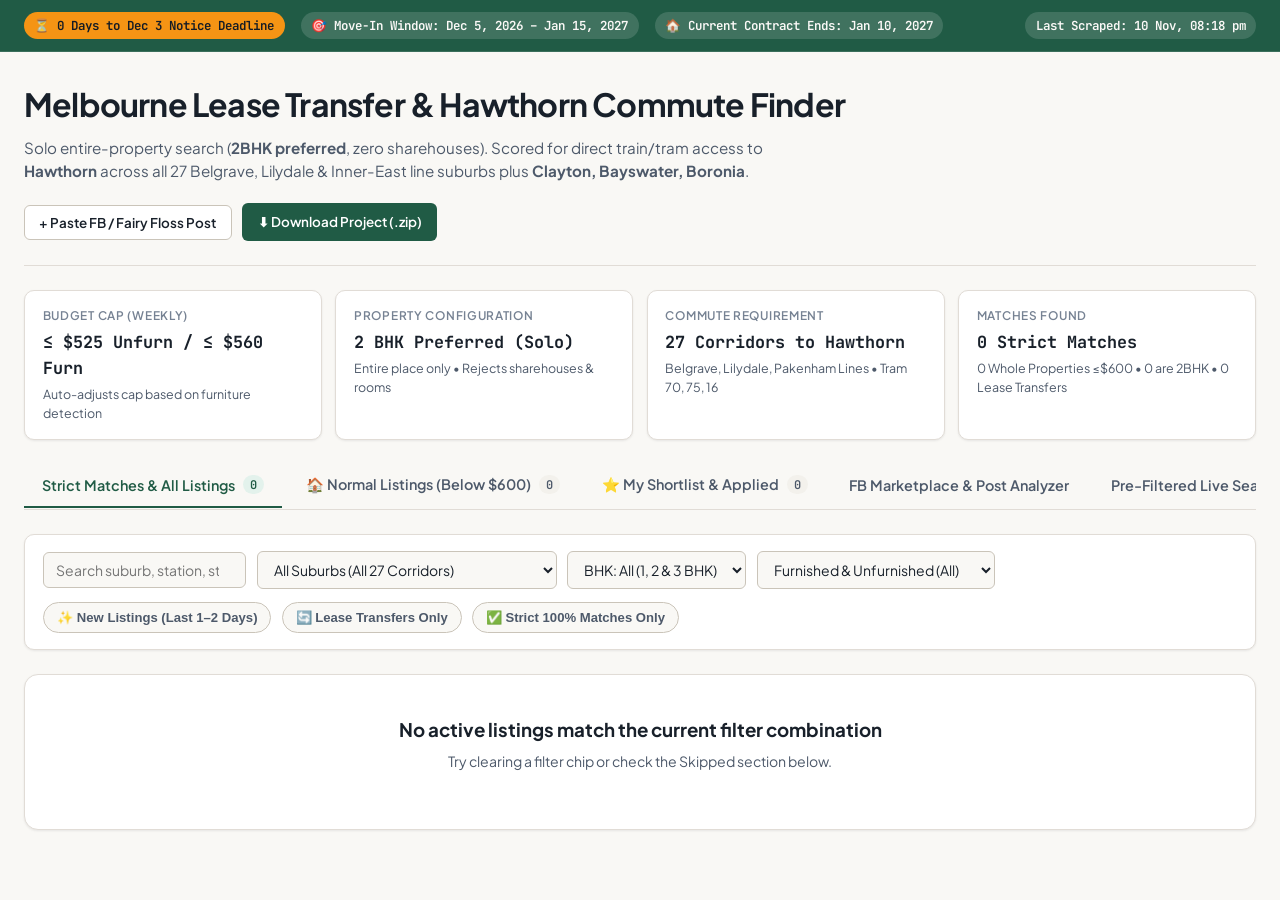
<file: backup/v1_checkpoint/docs/index.html>
<!DOCTYPE html>
<html lang="en">
<head>
  <meta charset="UTF-8">
  <meta name="viewport" content="width=device-width, initial-scale=1.0">
  <title>Melbourne Lease Transfer & 2BHK Rental Finder — Direct to Hawthorn</title>
  <meta name="description" content="Daily automated Melbourne rental and lease transfer tracker filtered for entire 1–2BHK properties under $525/$560 per week with direct train or tram commute to Hawthorn.">
  <link rel="preconnect" href="https://fonts.googleapis.com">
  <link rel="preconnect" href="https://fonts.gstatic.com" crossorigin>
  <link href="https://fonts.googleapis.com/css2?family=JetBrains+Mono:wght@500;600;700&family=Plus+Jakarta+Sans:wght@400;500;600;700&display=swap" rel="stylesheet">
  <link rel="stylesheet" href="styles.css">
</head>
<body>
  <!-- Critical Lease Timeline Bar -->
  <header class="deadline-bar" role="banner">
    <div class="deadline-bar-inner">
      <div class="timeline-steps">
        <span class="timeline-pill urgent" id="countdown-pill">⏳ 27 Days to Dec 3 Decision Goal</span>
        <span class="timeline-pill">🎯 Move-In Window: Dec 5, 2026 – Jan 15, 2027</span>
        <span class="timeline-pill">🏠 Current Contract Ends: Jan 10, 2027</span>
      </div>
      <div class="timeline-steps">
        <span class="timeline-pill" id="last-updated-pill">Updated: Loading...</span>
      </div>
    </div>
  </header>

  <main class="container">
    <!-- Title & Quick Actions -->
    <section class="app-header">
      <div class="app-title-group">
        <h1>Melbourne Lease Transfer &amp; Hawthorn Commute Finder</h1>
        <p class="app-subtitle">
          Solo entire-property search (<strong>2BHK preferred</strong>, zero sharehouses). Scored for direct train/tram access to <strong>Hawthorn</strong> across all 27 Belgrave, Lilydale &amp; Inner-East line suburbs plus <strong>Clayton, Bayswater, Boronia</strong>.
        </p>
      </div>
      <div class="header-actions">
        <button class="btn btn-secondary" id="btn-open-fb-analyzer" type="button">
          + Paste FB / Fairy Floss Post
        </button>
        <a class="btn btn-primary" href="melbourne-rental-finder.zip" download="melbourne-rental-finder.zip">
          ⬇ Download Project (.zip)
        </a>
      </div>
    </section>

    <!-- User Criteria Strip -->
    <section class="criteria-strip" aria-label="Active Search Criteria">
      <div class="criteria-card">
        <span class="criteria-label">Budget Cap (Weekly)</span>
        <span class="criteria-value">≤ $525 Unfurn / ≤ $560 Furn</span>
        <span class="criteria-note">Auto-adjusts cap based on furniture detection</span>
      </div>
      <div class="criteria-card">
        <span class="criteria-label">Property Configuration</span>
        <span class="criteria-value">2 BHK Preferred (Solo)</span>
        <span class="criteria-note">Entire place only • Rejects sharehouses &amp; rooms</span>
      </div>
      <div class="criteria-card">
        <span class="criteria-label">Commute Requirement</span>
        <span class="criteria-value">27 Corridors to Hawthorn</span>
        <span class="criteria-note">Belgrave, Lilydale, Pakenham Lines • Tram 70, 75, 16</span>
      </div>
      <div class="criteria-card">
        <span class="criteria-label">Matches Found</span>
        <span class="criteria-value" id="stat-strict-matches">-- Listings</span>
        <span class="criteria-note" id="stat-sub-summary">Scanning lease transfers &amp; whole properties</span>
      </div>
    </section>

    <!-- Navigation Tabs -->
    <nav class="nav-tabs" aria-label="Dashboard Sections">
      <button class="tab-btn active" data-tab="panel-matches" id="tab-matches" type="button">
        Strict Matches &amp; All Listings <span class="tab-count" id="count-strict">0</span>
      </button>
      <button class="tab-btn" data-tab="panel-normal" id="tab-normal" type="button">
        🏠 Normal Listings (Below $600) <span class="tab-count" id="count-normal">0</span>
      </button>
      <button class="tab-btn" data-tab="panel-shortlist" id="tab-shortlist" type="button">
        ⭐ My Shortlist &amp; Applied <span class="tab-count" id="count-shortlist">0</span>
      </button>
      <button class="tab-btn" data-tab="panel-fb-analyzer" id="tab-fb-analyzer" type="button">
        FB Marketplace &amp; Post Analyzer
      </button>
      <button class="tab-btn" data-tab="panel-portals" id="tab-portals" type="button">
        Pre-Filtered Live Search Portals <span class="tab-count" id="count-portals">8</span>
      </button>
      <button class="tab-btn" data-tab="panel-corridor" id="tab-corridor" type="button">
        Hawthorn Direct Train/Tram Map
      </button>
    </nav>

    <!-- PANEL 1: STRICT MATCHES & ALL SCRAPED LISTINGS -->
    <section class="panel-section active" id="panel-matches">
      <div class="filters-bar">
        <div class="filter-group">
          <input
            type="search"
            id="search-input"
            class="filter-input"
            placeholder="Search suburb, station, street..."
            aria-label="Search listings"
          >
          <select id="suburb-filter" class="filter-select" aria-label="Filter by suburb">
            <option value="all">All Suburbs (All 27 Corridors)</option>
            <optgroup label="Inner East & City (Direct Train / Tram)">
              <option value="hawthorn">Hawthorn / Hawthorn East (3122/3123)</option>
              <option value="camberwell">Camberwell (3124)</option>
              <option value="canterbury">Canterbury (3126)</option>
              <option value="surrey hills">Surrey Hills (3127)</option>
              <option value="mont albert">Mont Albert (3127)</option>
              <option value="richmond">Richmond / Burnley (3121)</option>
              <option value="east melbourne">East Melbourne (3002)</option>
              <option value="melbourne">Melbourne CBD (3000)</option>
            </optgroup>
            <optgroup label="Belgrave Line Corridor">
              <option value="box hill">Box Hill (3128)</option>
              <option value="blackburn">Blackburn (3130)</option>
              <option value="nunawading">Nunawading (3131)</option>
              <option value="mitcham">Mitcham (3132)</option>
              <option value="ringwood">Ringwood (3134)</option>
              <option value="heathmont">Heathmont (3135)</option>
              <option value="bayswater">Bayswater (3153)</option>
              <option value="boronia">Boronia (3155)</option>
              <option value="ferntree gully">Ferntree Gully (3156)</option>
              <option value="upper ferntree gully">Upper Ferntree Gully (3156)</option>
              <option value="upwey">Upwey (3158)</option>
              <option value="tecoma">Tecoma (3160)</option>
              <option value="belgrave">Belgrave (3160)</option>
            </optgroup>
            <optgroup label="Lilydale Line Corridor">
              <option value="ringwood east">Ringwood East (3135)</option>
              <option value="croydon">Croydon (3136)</option>
              <option value="mooroolbark">Mooroolbark (3138)</option>
              <option value="lilydale">Lilydale (3140)</option>
            </optgroup>
            <optgroup label="South-East & Tram Corridors">
              <option value="clayton">Clayton (3168)</option>
              <option value="burwood">Burwood (3125)</option>
              <option value="kew">Kew (3101)</option>
            </optgroup>
          </select>
          <select id="bedroom-filter" class="filter-select" aria-label="Filter by BHK">
            <option value="all">BHK: All (1, 2 &amp; 3 BHK)</option>
            <option value="1">1 BHK / Studio</option>
            <option value="2">2 BHK (Preferred)</option>
            <option value="3">3 BHK</option>
          </select>
          <select id="furn-filter" class="filter-select" aria-label="Filter by furnished status">
            <option value="all">Furnished &amp; Unfurnished (All)</option>
            <option value="furnished">Furnished Only (≤$560/wk)</option>
            <option value="unfurnished">Unfurnished Only (≤$525/wk)</option>
          </select>
        </div>
        <div class="filter-group">
          <button type="button" class="toggle-chip" id="chip-new-only">
            ✨ New Listings (Last 1–2 Days)
          </button>
          <button type="button" class="toggle-chip" id="chip-lease-transfer">
            🔄 Lease Transfers Only
          </button>
          <button type="button" class="toggle-chip" id="chip-strict-only">
            ✅ Strict 100% Matches Only
          </button>
        </div>
      </div>

      <div class="listings-grid" id="listings-container">
        <!-- Populated dynamically by app.js -->
      </div>

      <!-- Bottom Section for Red-Starred (Skipped / Not Interested) Listings -->
      <div id="skipped-section" class="skipped-section" style="display: none; margin-top: 2.5rem;">
        <div class="panel-card skipped-header-card">
          <div>
            <h3>🔴 Not Interested / Skipped Properties (<span id="count-skipped">0</span>)</h3>
            <p class="helper-text">
              Properties you clicked twice (<strong>Red Star ★</strong>) are moved here so you can skip them next time. Click the red star once more to reset back to normal.
            </p>
          </div>
        </div>
        <div class="listings-grid skipped-grid" id="skipped-container"></div>
      </div>
    </section>

    <!-- PANEL: NORMAL LISTINGS (BELOW $600) -->
    <section class="panel-section" id="panel-normal">
      <div class="panel-card" style="margin-bottom: 1.25rem;">
        <h2>🏠 Normal Property Rentals (Below $600 / week)</h2>
        <p class="helper-text">
          Standard residential leases (whole properties: 1 BHK, 2 BHK &amp; 3 BHK, zero sharehouses, no student-only housing) asking <strong>≤ $600/wk</strong> across Hawthorn, Clayton, Bayswater, Boronia, Box Hill, Camberwell, Richmond, and direct transit lines.
        </p>
      </div>

      <div class="filters-bar">
        <div class="filter-group">
          <input
            type="search"
            id="search-input-normal"
            class="filter-input"
            placeholder="Search suburb, station, street..."
            aria-label="Search normal listings"
          >
          <select id="suburb-filter-normal" class="filter-select" aria-label="Filter by suburb">
            <option value="all">All Suburbs (All 27 Corridors)</option>
            <optgroup label="Inner East & City (Direct Train / Tram)">
              <option value="hawthorn">Hawthorn / Hawthorn East (3122/3123)</option>
              <option value="camberwell">Camberwell (3124)</option>
              <option value="canterbury">Canterbury (3126)</option>
              <option value="surrey hills">Surrey Hills (3127)</option>
              <option value="mont albert">Mont Albert (3127)</option>
              <option value="richmond">Richmond / Burnley (3121)</option>
              <option value="east melbourne">East Melbourne (3002)</option>
              <option value="melbourne">Melbourne CBD (3000)</option>
            </optgroup>
            <optgroup label="Belgrave Line Corridor">
              <option value="box hill">Box Hill (3128)</option>
              <option value="blackburn">Blackburn (3130)</option>
              <option value="nunawading">Nunawading (3131)</option>
              <option value="mitcham">Mitcham (3132)</option>
              <option value="ringwood">Ringwood (3134)</option>
              <option value="heathmont">Heathmont (3135)</option>
              <option value="bayswater">Bayswater (3153)</option>
              <option value="boronia">Boronia (3155)</option>
              <option value="ferntree gully">Ferntree Gully (3156)</option>
              <option value="upper ferntree gully">Upper Ferntree Gully (3156)</option>
              <option value="upwey">Upwey (3158)</option>
              <option value="tecoma">Tecoma (3160)</option>
              <option value="belgrave">Belgrave (3160)</option>
            </optgroup>
            <optgroup label="Lilydale Line Corridor">
              <option value="ringwood east">Ringwood East (3135)</option>
              <option value="croydon">Croydon (3136)</option>
              <option value="mooroolbark">Mooroolbark (3138)</option>
              <option value="lilydale">Lilydale (3140)</option>
            </optgroup>
            <optgroup label="South-East & Tram Corridors">
              <option value="clayton">Clayton (3168)</option>
              <option value="burwood">Burwood (3125)</option>
              <option value="kew">Kew (3101)</option>
            </optgroup>
          </select>
          <select id="bedroom-filter-normal" class="filter-select" aria-label="Filter by BHK">
            <option value="all">BHK: All (1, 2 &amp; 3 BHK)</option>
            <option value="1">1 BHK / Studio</option>
            <option value="2">2 BHK (Preferred)</option>
            <option value="3">3 BHK</option>
          </select>
          <select id="furn-filter-normal" class="filter-select" aria-label="Filter by furnished status">
            <option value="all">Furnished &amp; Unfurnished (All)</option>
            <option value="furnished">Furnished Only</option>
            <option value="unfurnished">Unfurnished Only</option>
          </select>
          <select id="price-cap-normal" class="filter-select" aria-label="Max weekly rent">
            <option value="600">Max Rent: ≤ $600/wk</option>
            <option value="550">Max Rent: ≤ $550/wk</option>
            <option value="525">Max Rent: ≤ $525/wk</option>
            <option value="500">Max Rent: ≤ $500/wk</option>
            <option value="450">Max Rent: ≤ $450/wk</option>
          </select>
        </div>
        <div class="filter-group">
          <button type="button" class="toggle-chip" id="chip-new-only-normal">
            ✨ New Listings (Last 1–2 Days)
          </button>
          <button type="button" class="toggle-chip" id="chip-exclude-lt-normal">
            🏠 Normal Rentals Only (Exclude Lease Transfers)
          </button>
        </div>
      </div>

      <div class="listings-grid" id="normal-listings-container">
        <!-- Populated dynamically by app.js -->
      </div>

      <!-- Bottom Section for Red-Starred (Skipped / Not Interested) Listings on Normal tab -->
      <div id="normal-skipped-section" class="skipped-section" style="display: none; margin-top: 2.5rem;">
        <div class="panel-card skipped-header-card">
          <div>
            <h3>🔴 Not Interested / Skipped Properties (<span id="count-normal-skipped">0</span>)</h3>
            <p class="helper-text">
              Properties you clicked twice (<strong>Red Star ★</strong>) are moved here so you can skip them next time. Click the red star once more to reset back to normal.
            </p>
          </div>
        </div>
        <div class="listings-grid skipped-grid" id="normal-skipped-container"></div>
      </div>
    </section>

    <!-- PANEL 2: SHORTLIST & TRACKER -->
    <section class="panel-section" id="panel-shortlist">
      <div class="panel-card" style="margin-bottom: 1.25rem;">
        <h2>Your Inspection &amp; Lease Transfer Shortlist</h2>
        <p class="helper-text">
          Mark any listing as <strong>Interested / Inspecting</strong> or <strong>Applied</strong> using the dropdown on each card. Your statuses are saved locally in your browser so you can track applications before giving your notice on <strong>December 3, 2026</strong>.
        </p>
      </div>
      <div class="listings-grid" id="shortlist-container"></div>
    </section>

    <!-- PANEL 3: FB MARKETPLACE & FAIRY FLOSS INSTANT ANALYZER -->
    <section class="panel-section" id="panel-fb-analyzer">
      <div class="analyzer-grid">
        <div class="panel-card">
          <h2>Instant FB Marketplace / Fairy Floss Lease Transfer Scorer</h2>
          <p class="helper-text">
            Since Facebook blocks automated bots from reading private groups (like <em>Fairy Floss Real Estate</em> or <em>Melbourne Lease Transfers</em>), paste any FB post or listing text below. It will immediately check the <strong>$525/$560 budget rule</strong>, verify <strong>direct train/tram commute to Hawthorn</strong>, confirm <strong>Dec 5, 2026 – Jan 15, 2027 move-in</strong>, and save it to your dashboard.
          </p>
          <input
            type="text"
            id="fb-post-url"
            class="filter-input"
            style="width: 100%; margin-bottom: 0.65rem;"
            placeholder="Optional: Paste Facebook Marketplace or Group post URL..."
          >
          <textarea
            id="fb-post-text"
            class="fb-textarea"
            placeholder="Example: LEASE BREAK in Camberwell 3124! Entire 2 bedroom apartment on Riversdale Rd right near Tram 70 and Camberwell Station. $515 per week unfurnished. Available from December 14th..."
          ></textarea>
          <div style="display: flex; gap: 0.65rem; flex-wrap: wrap;">
            <button type="button" class="btn btn-primary" id="btn-score-fb-post">
              Analyze &amp; Save to My Listings
            </button>
            <button type="button" class="btn btn-secondary" id="btn-load-sample-fb">
              Load Example FB Lease Transfer Post
            </button>
          </div>
        </div>

        <div class="panel-card" id="fb-analysis-result-card">
          <h2>Live Criteria Breakdown</h2>
          <p class="helper-text">Paste a post on the left and click <strong>Analyze</strong> to see how it scores against your rules.</p>
          <div id="fb-analysis-output" style="font-size: 0.9rem; color: var(--text-secondary);">
            <ul style="list-style: none; display: grid; gap: 0.6rem; margin-top: 0.75rem;">
              <li>✔ <strong>Budget Check:</strong> Unfurnished ≤ $525/wk | Furnished ≤ $560/wk</li>
              <li>✔ <strong>Solo Entire Property:</strong> 2BHK preferred (auto-flags sharehouses)</li>
              <li>✔ <strong>Hawthorn Transit:</strong> Checks Belgrave/Lilydale/Alamein train &amp; Tram 70/75/16</li>
              <li>✔ <strong>Move-in Window:</strong> Dec 5, 2026 – Jan 15, 2027 (extended availability)</li>
            </ul>
          </div>
        </div>
      </div>
    </section>

    <!-- PANEL 4: PRE-FILTERED PORTAL DEEP LINKS -->
    <section class="panel-section" id="panel-portals">
      <div class="panel-card" style="margin-bottom: 1.25rem;">
        <h2>One-Click Pre-Filtered Search Portals (Hawthorn Corridor)</h2>
        <p class="helper-text">
          These links open Facebook Marketplace, Domain, Realestate.com.au, Flatmates (Whole Properties), and Gumtree with your exact filters (<strong>2BHK, ≤$525/$560, Hawthorn + direct transit suburbs, newest first</strong>) already applied.
        </p>
      </div>
      <div class="quick-links-grid" id="portal-links-container"></div>
    </section>

    <!-- PANEL 5: HAWTHORN DIRECT TRAIN & TRAM SUBURB REFERENCE -->
    <section class="panel-section" id="panel-corridor">
      <div class="panel-card">
        <h2>Direct Train &amp; Tram Suburbs to Hawthorn (Zero Transfers)</h2>
        <p class="helper-text">
          Every suburb below has a single-seat train or tram ride straight into Hawthorn (Hawthorn Station, Glenferrie Station, Auburn Station, Burwood Rd, Riversdale Rd, or Glenferrie Rd).
        </p>
        <div style="overflow-x: auto;">
          <table class="corridor-table" id="corridor-table">
            <thead>
              <tr>
                <th>Suburb</th>
                <th>Postcode</th>
                <th>Direct Mode</th>
                <th>Line / Route to Hawthorn</th>
                <th>Est. Commute</th>
              </tr>
            </thead>
            <tbody id="corridor-tbody"></tbody>
          </table>
        </div>
      </div>
    </section>
  </main>

  <script src="app.js"></script>
</body>
</html>
</file>
<file: docs/styles.css>
:root {
  --bg-primary: hsl(40, 28%, 97%);
  --bg-surface: hsl(0, 0%, 100%);
  --bg-elevated: hsl(38, 22%, 94%);
  --bg-subtle: hsl(40, 18%, 92%);

  --text-primary: hsl(215, 28%, 13%);
  --text-secondary: hsl(215, 16%, 36%);
  --text-muted: hsl(215, 12%, 52%);

  --brand-forest: hsl(158, 48%, 24%);
  --brand-forest-hover: hsl(158, 52%, 19%);
  --brand-forest-soft: hsl(156, 38%, 92%);

  --accent-amber: hsl(28, 84%, 44%);
  --accent-amber-soft: hsl(34, 88%, 93%);

  --accent-blue: hsl(208, 72%, 38%);
  --accent-blue-soft: hsl(208, 65%, 93%);

  --danger-crimson: hsl(354, 66%, 44%);
  --danger-soft: hsl(354, 70%, 94%);

  --border-color: hsl(36, 16%, 86%);
  --border-strong: hsl(36, 14%, 76%);

  --shadow-sm: 0 1px 3px rgba(18, 26, 38, 0.05), 0 1px 2px rgba(18, 26, 38, 0.03);
  --shadow-md: 0 8px 24px -4px rgba(18, 26, 38, 0.07), 0 2px 6px -1px rgba(18, 26, 38, 0.04);
  --shadow-lg: 0 16px 36px -6px rgba(18, 26, 38, 0.12);

  --radius-sm: 6px;
  --radius-md: 10px;
  --radius-lg: 14px;

  --font-sans: 'Plus Jakarta Sans', -apple-system, BlinkMacSystemFont, sans-serif;
  --font-mono: 'JetBrains Mono', monospace;
}

*, *::before, *::after {
  box-sizing: border-box;
  margin: 0;
  padding: 0;
}

body {
  font-family: var(--font-sans);
  background-color: var(--bg-primary);
  color: var(--text-primary);
  line-height: 1.55;
  -webkit-font-smoothing: antialiased;
}

/* Top Timeline Banner */
.deadline-bar {
  background: var(--brand-forest);
  color: hsl(40, 33%, 98%);
  padding: 0.75rem 1.5rem;
  font-size: 0.85rem;
  border-bottom: 1px solid rgba(255, 255, 255, 0.12);
}

.deadline-bar-inner {
  max-width: 1320px;
  margin: 0 auto;
  display: flex;
  flex-wrap: wrap;
  align-items: center;
  justify-content: space-between;
  gap: 0.75rem 1.5rem;
}

.timeline-steps {
  display: flex;
  align-items: center;
  flex-wrap: wrap;
  gap: 0.5rem 1rem;
}

.timeline-pill {
  display: inline-flex;
  align-items: center;
  gap: 0.4rem;
  background: rgba(255, 255, 255, 0.14);
  padding: 0.25rem 0.65rem;
  border-radius: 999px;
  font-family: var(--font-mono);
  font-size: 0.78rem;
  font-weight: 600;
}

.timeline-pill.urgent {
  background: hsl(34, 92%, 52%);
  color: hsl(215, 32%, 11%);
}

/* Main Container */
.container {
  max-width: 1320px;
  margin: 0 auto;
  padding: 1.75rem 1.5rem 4rem;
}

/* Header Section */
.app-header {
  display: flex;
  flex-wrap: wrap;
  justify-content: space-between;
  align-items: flex-end;
  gap: 1.25rem;
  padding-bottom: 1.5rem;
  border-bottom: 1px solid var(--border-color);
  margin-bottom: 1.5rem;
}

.app-title-group h1 {
  font-size: clamp(1.55rem, 2.5vw, 2.1rem);
  font-weight: 700;
  letter-spacing: -0.025em;
  color: var(--text-primary);
  margin-bottom: 0.35rem;
}

.app-subtitle {
  color: var(--text-secondary);
  font-size: 0.95rem;
  max-width: 72ch;
}

.header-actions {
  display: flex;
  align-items: center;
  gap: 0.65rem;
  flex-wrap: wrap;
}

/* Criteria Summary Strip */
.criteria-strip {
  display: grid;
  grid-template-columns: repeat(auto-fit, minmax(215px, 1fr));
  gap: 0.85rem;
  margin-bottom: 1.5rem;
}

.criteria-card {
  background: var(--bg-surface);
  border: 1px solid var(--border-color);
  border-radius: var(--radius-md);
  padding: 0.95rem 1.1rem;
  box-shadow: var(--shadow-sm);
  display: flex;
  flex-direction: column;
  gap: 0.25rem;
}

.criteria-label {
  font-size: 0.74rem;
  text-transform: uppercase;
  letter-spacing: 0.06em;
  color: var(--text-muted);
  font-weight: 600;
}

.criteria-value {
  font-size: 1.05rem;
  font-weight: 700;
  color: var(--text-primary);
  font-family: var(--font-mono);
}

.criteria-note {
  font-size: 0.78rem;
  color: var(--text-secondary);
}

/* Navigation Tabs */
.nav-tabs {
  display: flex;
  flex-wrap: wrap;
  gap: 0.35rem 0.5rem;
  border-bottom: 2px solid var(--border-color);
  margin-bottom: 1.5rem;
  padding-bottom: 0.25rem;
}

.tab-btn {
  background: transparent;
  border: none;
  border-bottom: 2px solid transparent;
  padding: 0.6rem 0.95rem;
  font-family: var(--font-sans);
  font-size: 0.88rem;
  font-weight: 600;
  color: var(--text-secondary);
  cursor: pointer;
  display: inline-flex;
  align-items: center;
  gap: 0.45rem;
  border-radius: var(--radius-sm) var(--radius-sm) 0 0;
  transition: color 0.15s ease, border-color 0.15s ease, background 0.15s ease;
}

.tab-btn:hover {
  color: var(--text-primary);
  background: var(--bg-surface);
}

.tab-btn.active {
  color: var(--brand-forest);
  border-bottom-color: var(--brand-forest);
  background: var(--brand-forest-soft);
}

/* Quick Metric Filter Tiles Strip */
.metrics-filter-strip {
  display: flex;
  flex-wrap: wrap;
  align-items: center;
  gap: 0.5rem;
  margin-bottom: 1.25rem;
  padding: 0.5rem 0.75rem;
  background: var(--bg-surface);
  border: 1px solid var(--border-color);
  border-radius: var(--radius-md);
  box-shadow: var(--shadow-sm);
}

.metric-pill {
  display: inline-flex;
  align-items: center;
  gap: 0.45rem;
  padding: 0.35rem 0.75rem;
  border-radius: 999px;
  background: var(--bg-elevated);
  border: 1px solid var(--border-color);
  color: var(--text-secondary);
  font-family: var(--font-sans);
  font-size: 0.82rem;
  font-weight: 600;
  cursor: pointer;
  transition: all 0.15s ease;
}

.metric-pill:hover {
  border-color: var(--brand-forest);
  color: var(--text-primary);
}

.metric-pill.active {
  background: var(--brand-forest);
  color: #ffffff;
  border-color: var(--brand-forest);
  box-shadow: 0 2px 8px rgba(16, 185, 129, 0.25);
}

.metric-pill-num {
  font-family: var(--font-mono);
  font-weight: 700;
  font-size: 0.8rem;
  background: rgba(0, 0, 0, 0.08);
  padding: 0.1rem 0.45rem;
  border-radius: 999px;
}

.metric-pill.active .metric-pill-num {
  background: rgba(255, 255, 255, 0.25);
  color: #ffffff;
}

.metric-pill-refresh {
  margin-left: auto;
  font-size: 0.78rem;
  color: var(--text-muted);
  font-weight: 500;
}

.tab-count {
  background: var(--bg-elevated);
  color: var(--text-secondary);
  font-family: var(--font-mono);
  font-size: 0.75rem;
  padding: 0.1rem 0.45rem;
  border-radius: 999px;
}

.tab-btn.active .tab-count {
  background: var(--brand-forest-soft);
  color: var(--brand-forest);
}

/* Filter Controls Bar */
.filters-bar {
  background: var(--bg-surface);
  border: 1px solid var(--border-color);
  border-radius: var(--radius-md);
  padding: 1rem 1.15rem;
  margin-bottom: 1.5rem;
  display: flex;
  flex-wrap: wrap;
  align-items: center;
  justify-content: space-between;
  gap: 0.85rem 1.25rem;
  box-shadow: var(--shadow-sm);
}

.filter-group {
  display: flex;
  flex-wrap: wrap;
  align-items: center;
  gap: 0.65rem;
}

.filter-input,
.filter-select {
  font-family: var(--font-sans);
  font-size: 0.875rem;
  padding: 0.5rem 0.75rem;
  border: 1px solid var(--border-strong);
  border-radius: var(--radius-sm);
  background: var(--bg-primary);
  color: var(--text-primary);
  outline: none;
  transition: border-color 0.15s ease;
}

.filter-input:focus,
.filter-select:focus {
  border-color: var(--brand-forest);
  background: var(--bg-surface);
}

.toggle-chip {
  display: inline-flex;
  align-items: center;
  gap: 0.4rem;
  padding: 0.45rem 0.8rem;
  border: 1px solid var(--border-strong);
  border-radius: 999px;
  background: var(--bg-primary);
  color: var(--text-secondary);
  font-size: 0.82rem;
  font-weight: 600;
  cursor: pointer;
  user-select: none;
  transition: all 0.15s ease;
}

.toggle-chip.active {
  background: var(--brand-forest-soft);
  border-color: var(--brand-forest);
  color: var(--brand-forest);
}

/* Listing Grid & Cards */
.listings-grid {
  display: grid;
  grid-template-columns: repeat(auto-fill, minmax(365px, 1fr));
  gap: 1.25rem;
}

.listing-card {
  background: var(--bg-surface);
  border: 1px solid var(--border-color);
  border-radius: var(--radius-lg);
  overflow: hidden;
  box-shadow: var(--shadow-sm);
  display: flex;
  flex-direction: column;
  transition: transform 0.18s ease, box-shadow 0.18s ease;
}

.listing-card:hover {
  transform: translateY(-2px);
  box-shadow: var(--shadow-md);
}

.listing-media {
  position: relative;
  height: 195px;
  background: linear-gradient(135deg, #1e293b 0%, #334155 100%);
  overflow: hidden;
  color: transparent;
}

.listing-media img {
  width: 100%;
  height: 100%;
  object-fit: cover;
  display: block;
  color: transparent;
}

.media-top-badges {
  position: absolute;
  top: 0.75rem;
  left: 0.75rem;
  right: 0.75rem;
  display: flex;
  justify-content: space-between;
  align-items: flex-start;
  gap: 0.5rem;
  pointer-events: none;
}

.media-left-badges {
  display: flex;
  flex-wrap: wrap;
  gap: 0.35rem;
  align-items: center;
}

.confidence-badge {
  font-family: var(--font-mono);
  font-size: 0.72rem;
  font-weight: 700;
  padding: 0.24rem 0.52rem;
  border-radius: var(--radius-sm);
  background: hsla(215, 30%, 15%, 0.9);
  color: #ffffff;
  backdrop-filter: blur(4px);
}
.confidence-badge.confidence-high {
  background: hsla(158, 64%, 22%, 0.92);
  color: #ecfdf5;
}
.confidence-badge.confidence-medium {
  background: hsla(38, 92%, 28%, 0.92);
  color: #fef3c7;
}
.confidence-badge.confidence-low {
  background: hsla(215, 20%, 30%, 0.9);
  color: #e2e8f0;
}

.score-pill {
  background: hsla(158, 52%, 18%, 0.92);
  color: #fff;
  font-family: var(--font-mono);
  font-size: 0.78rem;
  font-weight: 700;
  padding: 0.28rem 0.65rem;
  border-radius: var(--radius-sm);
  backdrop-filter: blur(4px);
}

.score-pill.medium {
  background: hsla(28, 84%, 38%, 0.92);
}

.score-pill.low {
  background: hsla(215, 22%, 28%, 0.9);
}

.lease-transfer-ribbon {
  background: hsl(34, 95%, 50%);
  color: hsl(215, 32%, 11%);
  font-size: 0.74rem;
  font-weight: 700;
  text-transform: uppercase;
  letter-spacing: 0.04em;
  padding: 0.25rem 0.6rem;
  border-radius: var(--radius-sm);
}

.lease-transfer-ribbon.normal-ribbon {
  background: hsla(215, 62%, 28%, 0.92);
  color: #ffffff;
}

.price-overlay {
  position: absolute;
  bottom: 0.75rem;
  left: 0.75rem;
  background: hsla(215, 30%, 12%, 0.88);
  color: #fff;
  padding: 0.35rem 0.7rem;
  border-radius: var(--radius-sm);
  font-family: var(--font-mono);
  font-weight: 700;
  font-size: 1rem;
  display: flex;
  align-items: baseline;
  gap: 0.4rem;
}

.price-overlay span.furn-tag {
  font-size: 0.72rem;
  font-weight: 500;
  color: hsl(156, 65%, 78%);
}

.listing-body {
  padding: 1.15rem 1.2rem;
  display: flex;
  flex-direction: column;
  gap: 0.7rem;
  flex: 1;
}

.listing-meta-row {
  display: flex;
  align-items: center;
  justify-content: space-between;
  gap: 0.5rem;
  font-size: 0.78rem;
  color: var(--text-muted);
  font-weight: 600;
}

.suburb-pill {
  color: var(--brand-forest);
  background: var(--brand-forest-soft);
  padding: 0.18rem 0.55rem;
  border-radius: var(--radius-sm);
  font-weight: 700;
}

.listing-title {
  font-size: 1.04rem;
  font-weight: 700;
  line-height: 1.35;
  color: var(--text-primary);
}

.transit-box {
  background: var(--bg-elevated);
  border-radius: var(--radius-sm);
  padding: 0.55rem 0.75rem;
  font-size: 0.82rem;
  display: flex;
  flex-direction: column;
  gap: 0.15rem;
}

.transit-box strong {
  color: var(--text-primary);
}

.station-box {
  background: hsla(208, 90%, 95%, 0.7);
  border-left: 3px solid #2563eb;
  border-radius: var(--radius-sm);
  padding: 0.45rem 0.7rem;
  font-size: 0.82rem;
  color: #1e3a8a;
  display: flex;
  align-items: center;
  gap: 0.4rem;
}

[data-theme="dark"] .station-box {
  background: hsla(217, 45%, 18%, 0.8);
  border-left-color: #60a5fa;
  color: #bfdbfe;
}

.specs-row {
  display: flex;
  flex-wrap: wrap;
  gap: 0.45rem;
}

.spec-badge {
  font-size: 0.75rem;
  font-weight: 600;
  padding: 0.2rem 0.55rem;
  border-radius: var(--radius-sm);
  background: var(--bg-subtle);
  color: var(--text-secondary);
}

.spec-badge.highlight-2bhk {
  background: var(--accent-blue-soft);
  color: var(--accent-blue);
}

.spec-badge.highlight-dec {
  background: var(--accent-amber-soft);
  color: var(--accent-amber);
}

.spec-badge.rejected {
  background: var(--danger-soft);
  color: var(--danger-crimson);
}

.listing-desc {
  font-size: 0.85rem;
  color: var(--text-secondary);
  display: -webkit-box;
  -webkit-line-clamp: 3;
  -webkit-box-orient: vertical;
  overflow: hidden;
}

.listing-footer {
  margin-top: auto;
  padding-top: 0.85rem;
  border-top: 1px solid var(--border-color);
  display: flex;
  align-items: center;
  justify-content: space-between;
  gap: 0.5rem;
}

.status-select {
  font-family: var(--font-sans);
  font-size: 0.78rem;
  font-weight: 600;
  padding: 0.38rem 0.6rem;
  border-radius: var(--radius-sm);
  border: 1px solid var(--border-strong);
  background: var(--bg-primary);
  color: var(--text-primary);
  cursor: pointer;
}

.btn {
  display: inline-flex;
  align-items: center;
  justify-content: center;
  gap: 0.4rem;
  font-family: var(--font-sans);
  font-size: 0.84rem;
  font-weight: 600;
  padding: 0.5rem 0.9rem;
  border-radius: var(--radius-sm);
  border: 1px solid transparent;
  cursor: pointer;
  text-decoration: none;
  transition: all 0.15s ease;
}

.btn-primary {
  background: var(--brand-forest);
  color: #fff;
}

.btn-primary:hover {
  background: var(--brand-forest-hover);
}

.btn-secondary {
  background: var(--bg-surface);
  color: var(--text-primary);
  border-color: var(--border-strong);
}

.btn-secondary:hover {
  background: var(--bg-elevated);
}

/* Panels for FB Analyzer & Portal Quick-Links */
.panel-section {
  display: none;
}

.panel-section.active {
  display: block;
}

.analyzer-grid {
  display: grid;
  grid-template-columns: 1.1fr 0.9fr;
  gap: 1.5rem;
}

.panel-card {
  background: var(--bg-surface);
  border: 1px solid var(--border-color);
  border-radius: var(--radius-lg);
  padding: 1.4rem;
  box-shadow: var(--shadow-sm);
}

.panel-card h2 {
  font-size: 1.18rem;
  margin-bottom: 0.4rem;
}

.panel-card p.helper-text {
  font-size: 0.88rem;
  color: var(--text-secondary);
  margin-bottom: 1rem;
}

.fb-textarea {
  width: 100%;
  min-height: 170px;
  font-family: var(--font-sans);
  font-size: 0.88rem;
  padding: 0.8rem;
  border: 1px solid var(--border-strong);
  border-radius: var(--radius-md);
  background: var(--bg-primary);
  color: var(--text-primary);
  resize: vertical;
  margin-bottom: 0.8rem;
}

.quick-links-grid {
  display: grid;
  grid-template-columns: repeat(auto-fill, minmax(340px, 1fr));
  gap: 1rem;
}

.portal-link-card {
  background: var(--bg-surface);
  border: 1px solid var(--border-color);
  border-radius: var(--radius-md);
  padding: 1.1rem;
  display: flex;
  flex-direction: column;
  justify-content: space-between;
  gap: 0.75rem;
  box-shadow: var(--shadow-sm);
}

.corridor-table {
  width: 100%;
  border-collapse: collapse;
  font-size: 0.87rem;
}

.corridor-table th,
.corridor-table td {
  text-align: left;
  padding: 0.65rem 0.8rem;
  border-bottom: 1px solid var(--border-color);
}

.corridor-table th {
  font-size: 0.75rem;
  text-transform: uppercase;
  letter-spacing: 0.05em;
  color: var(--text-muted);
  background: var(--bg-elevated);
}

@media (max-width: 860px) {
  .analyzer-grid {
    grid-template-columns: 1fr;
  }
  .listings-grid {
    grid-template-columns: 1fr;
  }
}

/* 3-State Top Star Button (None -> Green Star -> Red Star) & New Listing Highlight */
.media-left-badges {
  display: flex;
  flex-wrap: wrap;
  align-items: center;
  gap: 0.4rem;
}

.star-btn {
  pointer-events: auto;
  display: inline-flex;
  align-items: center;
  gap: 0.3rem;
  background: rgba(255, 255, 255, 0.94);
  color: #475569;
  border: 1.5px solid rgba(15, 23, 42, 0.18);
  border-radius: 999px;
  padding: 0.26rem 0.65rem;
  font-family: var(--font-sans);
  font-size: 0.8rem;
  font-weight: 700;
  cursor: pointer;
  box-shadow: 0 2px 6px rgba(0, 0, 0, 0.18);
  transition: transform 0.14s ease, background 0.15s ease, color 0.15s ease, border-color 0.15s ease;
  user-select: none;
}

.star-btn:hover {
  transform: scale(1.06);
  background: #ffffff;
}

.star-btn .star-icon {
  font-size: 1rem;
  line-height: 1;
}

.star-btn.star-green {
  background: #16a34a;
  color: #ffffff;
  border-color: #15803d;
  box-shadow: 0 2px 10px rgba(22, 163, 74, 0.45);
}

.star-btn.star-red {
  background: #dc2626;
  color: #ffffff;
  border-color: #b91c1c;
  box-shadow: 0 2px 10px rgba(220, 38, 38, 0.45);
}

.media-right-actions {
  display: flex;
  align-items: center;
  gap: 0.35rem;
}

.btn-skip-top {
  pointer-events: auto;
  display: inline-flex;
  align-items: center;
  gap: 0.25rem;
  background: rgba(255, 255, 255, 0.94);
  color: #dc2626;
  border: 1.5px solid rgba(220, 38, 38, 0.35);
  border-radius: 999px;
  padding: 0.26rem 0.65rem;
  font-family: var(--font-sans);
  font-size: 0.78rem;
  font-weight: 700;
  cursor: pointer;
  box-shadow: 0 2px 6px rgba(0, 0, 0, 0.18);
  transition: transform 0.14s ease, background 0.15s ease, color 0.15s ease, border-color 0.15s ease;
  user-select: none;
}

.btn-skip-top:hover {
  transform: scale(1.06);
  background: #dc2626;
  color: #ffffff;
  border-color: #b91c1c;
}

.btn-skip-top.is-skipped {
  background: #16a34a;
  color: #ffffff;
  border-color: #15803d;
}

.btn-dislike-action {
  color: #b91c1c !important;
  border-color: #fca5a5 !important;
  background: #fef2f2 !important;
  font-weight: 700 !important;
}

.btn-dislike-action:hover {
  background: #fee2e2 !important;
  border-color: #ef4444 !important;
  color: #991b1b !important;
  transform: translateY(-1px);
}

.btn-dislike-action.is-skipped {
  color: #15803d !important;
  border-color: #86efac !important;
  background: #f0fdf4 !important;
}

.btn-dislike-action.is-skipped:hover {
  background: #dcfce7 !important;
  border-color: #22c55e !important;
  color: #166534 !important;
}

/* Toast Notifications */
.app-toast-container {
  position: fixed;
  bottom: 1.5rem;
  right: 1.5rem;
  z-index: 99999;
  display: flex;
  flex-direction: column;
  gap: 0.5rem;
  pointer-events: none;
}

.app-toast {
  pointer-events: auto;
  background: #0f172a;
  color: #ffffff;
  border: 1px solid rgba(255, 255, 255, 0.2);
  border-radius: var(--radius-md);
  padding: 0.75rem 1.15rem;
  box-shadow: 0 10px 30px rgba(0, 0, 0, 0.4);
  font-size: 0.88rem;
  display: flex;
  align-items: center;
  gap: 0.75rem;
  animation: toastSlideUp 0.22s ease-out;
}

.app-toast-undo {
  background: #dc2626;
  color: #ffffff;
  border: none;
  border-radius: 4px;
  padding: 0.25rem 0.6rem;
  font-weight: 700;
  cursor: pointer;
  font-size: 0.8rem;
  transition: background 0.15s ease;
}

.app-toast-undo:hover {
  background: #b91c1c;
}

@keyframes toastSlideUp {
  from { transform: translateY(12px); opacity: 0; }
  to { transform: translateY(0); opacity: 1; }
}

.new-listing-badge {
  background: linear-gradient(135deg, #10b981 0%, #047857 100%);
  color: #ffffff;
  font-family: var(--font-mono);
  font-size: 0.73rem;
  font-weight: 700;
  padding: 0.26rem 0.6rem;
  border-radius: var(--radius-sm);
  letter-spacing: 0.03em;
  box-shadow: 0 2px 8px rgba(16, 185, 129, 0.4);
  animation: pulseNewBadge 2.4s infinite ease-in-out;
}

@keyframes pulseNewBadge {
  0%, 100% { transform: scale(1); }
  50% { transform: scale(1.03); }
}

.listing-card.is-new-listing {
  border: 2px solid #10b981;
  box-shadow: 0 4px 16px rgba(16, 185, 129, 0.14);
}

.listing-card.is-shortlisted-card {
  border: 2px solid #16a34a;
}

.skipped-header-card {
  margin-bottom: 1.15rem;
  border-left: 4px solid #dc2626;
  background: #fef2f2;
  display: flex;
  align-items: center;
  justify-content: space-between;
  flex-wrap: wrap;
  gap: 0.75rem;
}

.skipped-header-card h3 {
  font-size: 1.05rem;
  color: #991b1b;
  margin-bottom: 0.25rem;
}

.skipped-grid .listing-card {
  opacity: 0.78;
  border-color: #fca5a5;
  background: #fffafa;
}

.skipped-grid .listing-card:hover {
  opacity: 0.96;
}

/* ==========================================================================
   V2 UPGRADE STYLES: Readability, Progressive Disclosure, Comparison & Insights
   ========================================================================== */

/* Section A: Interactive Overview Tiles */
.overview-grid {
  display: grid;
  grid-template-columns: repeat(auto-fit, minmax(150px, 1fr));
  gap: 0.75rem;
  margin-bottom: 1.5rem;
}

.overview-tile {
  background: var(--bg-surface);
  border: 1px solid var(--border-color);
  border-radius: var(--radius-md);
  padding: 0.85rem 1rem;
  cursor: pointer;
  transition: all 0.18s ease;
  display: flex;
  flex-direction: column;
  gap: 0.2rem;
  text-align: left;
  user-select: none;
}

.overview-tile:hover {
  border-color: var(--brand-forest);
  transform: translateY(-2px);
  box-shadow: var(--shadow-sm);
}

.overview-tile.active {
  background: var(--brand-forest-soft);
  border-color: var(--brand-forest);
  box-shadow: 0 0 0 2px var(--brand-forest);
}

.overview-tile-label {
  font-size: 0.72rem;
  color: var(--text-secondary);
  font-weight: 700;
  text-transform: uppercase;
  letter-spacing: 0.04em;
  display: flex;
  align-items: center;
  gap: 0.35rem;
}

.overview-tile-value {
  font-size: 1.5rem;
  font-weight: 700;
  color: var(--text-primary);
  font-family: var(--font-mono);
  line-height: 1.2;
}

.overview-tile-sub {
  font-size: 0.72rem;
  color: var(--text-muted);
}

/* Extended Filter Bar in V2 */
.filters-bar-v2 {
  background: var(--bg-surface);
  border: 1px solid var(--border-color);
  border-radius: var(--radius-md);
  padding: 1rem 1.15rem;
  margin-bottom: 1.5rem;
  display: flex;
  flex-direction: column;
  gap: 0.85rem;
}

.filter-row-primary {
  display: flex;
  flex-wrap: wrap;
  gap: 0.65rem;
  align-items: center;
}

.filter-row-secondary {
  display: flex;
  flex-wrap: wrap;
  gap: 0.5rem;
  align-items: center;
  justify-content: space-between;
}

.chips-wrapper {
  display: flex;
  flex-wrap: wrap;
  gap: 0.45rem;
}

.btn-reset-filters {
  background: transparent;
  border: 1px dashed var(--border-strong);
  color: var(--text-secondary);
  font-size: 0.78rem;
  font-weight: 600;
  padding: 0.35rem 0.7rem;
  border-radius: var(--radius-sm);
  cursor: pointer;
  transition: all 0.15s ease;
}

.btn-reset-filters:hover {
  background: var(--danger-soft);
  color: var(--danger-crimson);
  border-color: var(--danger-crimson);
}

/* Progressive Disclosure Listing Cards */
.listing-card-v2 {
  background: var(--bg-surface);
  border: 1px solid var(--border-color);
  border-radius: var(--radius-lg);
  overflow: hidden;
  box-shadow: var(--shadow-sm);
  transition: all 0.2s ease;
  display: flex;
  flex-direction: column;
}

.listing-card-v2:hover {
  box-shadow: var(--shadow-md);
  border-color: var(--border-strong);
}

.listing-card-v2.is-shortlisted {
  border: 2px solid #16a34a;
}

.listing-card-v2.is-skipped {
  opacity: 0.8;
  border-color: #fca5a5;
  background: #fffafa;
}

.card-header-bar {
  display: flex;
  align-items: flex-start;
  justify-content: space-between;
  padding: 1rem 1.15rem 0.75rem;
  gap: 0.75rem;
  border-bottom: 1px solid var(--border-color);
  background: var(--bg-elevated);
}

.card-title-block {
  display: flex;
  flex-direction: column;
  gap: 0.2rem;
}

.card-suburb-tag {
  font-size: 0.82rem;
  font-weight: 700;
  color: var(--brand-forest);
  display: flex;
  align-items: center;
  gap: 0.35rem;
}

.card-title-text {
  font-size: 1.05rem;
  font-weight: 700;
  color: var(--text-primary);
  line-height: 1.35;
}

.card-price-block {
  text-align: right;
  flex-shrink: 0;
}

.card-price-val {
  font-size: 1.25rem;
  font-weight: 800;
  font-family: var(--font-mono);
  color: var(--brand-forest);
}

.card-furn-pill {
  font-size: 0.72rem;
  font-weight: 600;
  color: var(--text-secondary);
}

/* Score & Confidence Header */
.card-score-strip {
  display: flex;
  align-items: center;
  justify-content: space-between;
  padding: 0.6rem 1.15rem;
  background: var(--bg-surface);
  border-bottom: 1px solid var(--border-color);
  font-size: 0.82rem;
}

.score-badge-group {
  display: flex;
  align-items: center;
  gap: 0.5rem;
}

.score-num-badge {
  font-family: var(--font-mono);
  font-weight: 800;
  font-size: 0.88rem;
  padding: 0.25rem 0.65rem;
  border-radius: var(--radius-sm);
  background: #10b981;
  color: #fff;
}

.score-num-badge.medium {
  background: #f59e0b;
}

.score-num-badge.low {
  background: #64748b;
}

.confidence-tag {
  font-size: 0.72rem;
  font-weight: 600;
  padding: 0.18rem 0.5rem;
  border-radius: 999px;
  display: inline-flex;
  align-items: center;
  gap: 0.3rem;
}

.confidence-high {
  background: #ecfdf5;
  color: #065f46;
  border: 1px solid #a7f3d0;
}

.confidence-medium {
  background: #fffbeb;
  color: #92400e;
  border: 1px solid #fde68a;
}

.confidence-low {
  background: #f8fafc;
  color: #475569;
  border: 1px solid #cbd5e1;
}

/* Quick Specs Row */
.card-specs-bar {
  display: flex;
  flex-wrap: wrap;
  gap: 0.8rem;
  padding: 0.65rem 1.15rem;
  background: var(--bg-surface);
  font-size: 0.82rem;
  color: var(--text-secondary);
  border-bottom: 1px solid var(--border-color);
}

.spec-item {
  display: inline-flex;
  align-items: center;
  gap: 0.35rem;
  font-weight: 600;
}

/* Highlights & Commute Box */
.card-content-body {
  padding: 0.85rem 1.15rem;
  display: flex;
  flex-direction: column;
  gap: 0.65rem;
  flex: 1;
}

.card-transit-row {
  background: var(--bg-elevated);
  border-left: 3px solid #2563eb;
  padding: 0.5rem 0.75rem;
  border-radius: 0 var(--radius-sm) var(--radius-sm) 0;
  font-size: 0.82rem;
  display: flex;
  flex-direction: column;
  gap: 0.15rem;
}

.card-transit-row strong {
  color: #1e3a8a;
}

/* Positive Factors & Concerns (Explainable Scoring) */
.factor-list-box {
  background: var(--bg-subtle);
  border-radius: var(--radius-sm);
  padding: 0.6rem 0.75rem;
  font-size: 0.8rem;
  display: flex;
  flex-direction: column;
  gap: 0.35rem;
}

.factor-positive {
  color: #065f46;
  display: flex;
  align-items: flex-start;
  gap: 0.35rem;
}

.factor-concern {
  color: #b45309;
  display: flex;
  align-items: flex-start;
  gap: 0.35rem;
}

/* Progressive Disclosure Expandable Section */
.drawer-toggle-btn {
  background: transparent;
  border: none;
  color: var(--accent-blue);
  font-size: 0.8rem;
  font-weight: 600;
  cursor: pointer;
  padding: 0.3rem 0;
  text-align: left;
  display: inline-flex;
  align-items: center;
  gap: 0.3rem;
}

.drawer-toggle-btn:hover {
  text-decoration: underline;
}

.card-drawer-content {
  display: none;
  flex-direction: column;
  gap: 0.75rem;
  padding-top: 0.65rem;
  border-top: 1px dashed var(--border-color);
  font-size: 0.83rem;
  color: var(--text-secondary);
}

.card-drawer-content.is-open {
  display: flex;
}

/* Category Scoring Breakdown Bars */
.score-categories-grid {
  display: grid;
  grid-template-columns: repeat(2, 1fr);
  gap: 0.5rem;
  background: var(--bg-surface);
  border: 1px solid var(--border-color);
  border-radius: var(--radius-sm);
  padding: 0.6rem;
}

.cat-bar-item {
  display: flex;
  flex-direction: column;
  gap: 0.15rem;
}

.cat-bar-label {
  display: flex;
  justify-content: space-between;
  font-size: 0.72rem;
  font-weight: 600;
  color: var(--text-secondary);
}

.cat-progress-track {
  height: 5px;
  background: var(--border-color);
  border-radius: 999px;
  overflow: hidden;
}

.cat-progress-fill {
  height: 100%;
  background: var(--brand-forest);
  border-radius: 999px;
}

/* Action Toolbar */
.card-action-bar {
  padding: 0.75rem 1.15rem;
  border-top: 1px solid var(--border-color);
  background: var(--bg-elevated);
  display: flex;
  flex-wrap: wrap;
  align-items: center;
  justify-content: space-between;
  gap: 0.5rem;
}

.card-action-group {
  display: flex;
  align-items: center;
  gap: 0.45rem;
  flex-wrap: wrap;
}

.btn-action-sm {
  font-size: 0.78rem;
  font-weight: 600;
  padding: 0.38rem 0.65rem;
  border-radius: var(--radius-sm);
  border: 1px solid var(--border-strong);
  background: var(--bg-surface);
  color: var(--text-primary);
  cursor: pointer;
  display: inline-flex;
  align-items: center;
  gap: 0.3rem;
  transition: all 0.15s ease;
}

.btn-action-sm:hover {
  background: var(--bg-subtle);
}

.btn-action-sm.is-active-compare {
  background: #eff6ff;
  border-color: #3b82f6;
  color: #1d4ed8;
}

/* Floating Comparison Dock */
.comparison-dock {
  position: fixed;
  bottom: 1.5rem;
  right: 1.5rem;
  z-index: 100;
  background: #1e293b;
  color: #fff;
  padding: 0.75rem 1.25rem;
  border-radius: var(--radius-md);
  box-shadow: 0 10px 25px -5px rgba(0, 0, 0, 0.35);
  display: none;
  align-items: center;
  gap: 1rem;
  animation: slideUp 0.25s ease-out;
}

.comparison-dock.is-visible {
  display: flex;
}

@keyframes slideUp {
  from { transform: translateY(20px); opacity: 0; }
  to { transform: translateY(0); opacity: 1; }
}

/* Modal Dialog Styles (Inspection & Comparison) */
.modal-overlay {
  position: fixed;
  inset: 0;
  background: rgba(15, 23, 42, 0.65);
  backdrop-filter: blur(3px);
  z-index: 1000;
  display: none;
  align-items: center;
  justify-content: center;
  padding: 1rem;
}

.modal-overlay.is-open {
  display: flex;
}

.modal-card {
  background: var(--bg-surface);
  border-radius: var(--radius-lg);
  max-width: 600px;
  width: 100%;
  max-height: 90vh;
  overflow-y: auto;
  box-shadow: var(--shadow-lg);
  display: flex;
  flex-direction: column;
}

.modal-card-wide {
  max-width: 950px;
}

.modal-header {
  padding: 1.15rem 1.5rem;
  border-bottom: 1px solid var(--border-color);
  display: flex;
  align-items: center;
  justify-content: space-between;
}

.modal-body {
  padding: 1.25rem 1.5rem;
  display: flex;
  flex-direction: column;
  gap: 1rem;
}

.modal-footer {
  padding: 1rem 1.5rem;
  border-top: 1px solid var(--border-color);
  display: flex;
  justify-content: flex-end;
  gap: 0.65rem;
  background: var(--bg-elevated);
}

/* Comparison Matrix Table */
.comparison-table-wrapper {
  overflow-x: auto;
}

.comparison-table {
  width: 100%;
  border-collapse: collapse;
  font-size: 0.84rem;
}

.comparison-table th, .comparison-table td {
  padding: 0.75rem 0.9rem;
  border: 1px solid var(--border-color);
  text-align: left;
}

.comparison-table th {
  background: var(--bg-elevated);
  font-weight: 700;
}

.comparison-table td.diff-highlight {
  background: #f0fdf4;
  font-weight: 700;
  color: #166534;
}

/* Empty & Loading States */
.state-container {
  grid-column: 1 / -1;
  text-align: center;
  padding: 3rem 1.5rem;
  background: var(--bg-surface);
  border: 1px dashed var(--border-strong);
  border-radius: var(--radius-md);
  display: flex;
  flex-direction: column;
  align-items: center;
  gap: 0.6rem;
}

.state-icon {
  font-size: 2.2rem;
}

.state-title {
  font-size: 1.15rem;
  font-weight: 700;
  color: var(--text-primary);
}

.state-desc {
  font-size: 0.88rem;
  color: var(--text-secondary);
  max-width: 450px;
}
</file>
<file: backup/v1_checkpoint/docs/styles.css>
:root {
  --bg-primary: hsl(40, 28%, 97%);
  --bg-surface: hsl(0, 0%, 100%);
  --bg-elevated: hsl(38, 22%, 94%);
  --bg-subtle: hsl(40, 18%, 92%);

  --text-primary: hsl(215, 28%, 13%);
  --text-secondary: hsl(215, 16%, 36%);
  --text-muted: hsl(215, 12%, 52%);

  --brand-forest: hsl(158, 48%, 24%);
  --brand-forest-hover: hsl(158, 52%, 19%);
  --brand-forest-soft: hsl(156, 38%, 92%);

  --accent-amber: hsl(28, 84%, 44%);
  --accent-amber-soft: hsl(34, 88%, 93%);

  --accent-blue: hsl(208, 72%, 38%);
  --accent-blue-soft: hsl(208, 65%, 93%);

  --danger-crimson: hsl(354, 66%, 44%);
  --danger-soft: hsl(354, 70%, 94%);

  --border-color: hsl(36, 16%, 86%);
  --border-strong: hsl(36, 14%, 76%);

  --shadow-sm: 0 1px 3px rgba(18, 26, 38, 0.05), 0 1px 2px rgba(18, 26, 38, 0.03);
  --shadow-md: 0 8px 24px -4px rgba(18, 26, 38, 0.07), 0 2px 6px -1px rgba(18, 26, 38, 0.04);
  --shadow-lg: 0 16px 36px -6px rgba(18, 26, 38, 0.12);

  --radius-sm: 6px;
  --radius-md: 10px;
  --radius-lg: 14px;

  --font-sans: 'Plus Jakarta Sans', -apple-system, BlinkMacSystemFont, sans-serif;
  --font-mono: 'JetBrains Mono', monospace;
}

*, *::before, *::after {
  box-sizing: border-box;
  margin: 0;
  padding: 0;
}

body {
  font-family: var(--font-sans);
  background-color: var(--bg-primary);
  color: var(--text-primary);
  line-height: 1.55;
  -webkit-font-smoothing: antialiased;
}

/* Top Timeline Banner */
.deadline-bar {
  background: var(--brand-forest);
  color: hsl(40, 33%, 98%);
  padding: 0.75rem 1.5rem;
  font-size: 0.85rem;
  border-bottom: 1px solid rgba(255, 255, 255, 0.12);
}

.deadline-bar-inner {
  max-width: 1320px;
  margin: 0 auto;
  display: flex;
  flex-wrap: wrap;
  align-items: center;
  justify-content: space-between;
  gap: 0.75rem 1.5rem;
}

.timeline-steps {
  display: flex;
  align-items: center;
  flex-wrap: wrap;
  gap: 0.5rem 1rem;
}

.timeline-pill {
  display: inline-flex;
  align-items: center;
  gap: 0.4rem;
  background: rgba(255, 255, 255, 0.14);
  padding: 0.25rem 0.65rem;
  border-radius: 999px;
  font-family: var(--font-mono);
  font-size: 0.78rem;
  font-weight: 600;
}

.timeline-pill.urgent {
  background: hsl(34, 92%, 52%);
  color: hsl(215, 32%, 11%);
}

/* Main Container */
.container {
  max-width: 1320px;
  margin: 0 auto;
  padding: 1.75rem 1.5rem 4rem;
}

/* Header Section */
.app-header {
  display: flex;
  flex-wrap: wrap;
  justify-content: space-between;
  align-items: flex-end;
  gap: 1.25rem;
  padding-bottom: 1.5rem;
  border-bottom: 1px solid var(--border-color);
  margin-bottom: 1.5rem;
}

.app-title-group h1 {
  font-size: clamp(1.55rem, 2.5vw, 2.1rem);
  font-weight: 700;
  letter-spacing: -0.025em;
  color: var(--text-primary);
  margin-bottom: 0.35rem;
}

.app-subtitle {
  color: var(--text-secondary);
  font-size: 0.95rem;
  max-width: 72ch;
}

.header-actions {
  display: flex;
  align-items: center;
  gap: 0.65rem;
  flex-wrap: wrap;
}

/* Criteria Summary Strip */
.criteria-strip {
  display: grid;
  grid-template-columns: repeat(auto-fit, minmax(215px, 1fr));
  gap: 0.85rem;
  margin-bottom: 1.5rem;
}

.criteria-card {
  background: var(--bg-surface);
  border: 1px solid var(--border-color);
  border-radius: var(--radius-md);
  padding: 0.95rem 1.1rem;
  box-shadow: var(--shadow-sm);
  display: flex;
  flex-direction: column;
  gap: 0.25rem;
}

.criteria-label {
  font-size: 0.74rem;
  text-transform: uppercase;
  letter-spacing: 0.06em;
  color: var(--text-muted);
  font-weight: 600;
}

.criteria-value {
  font-size: 1.05rem;
  font-weight: 700;
  color: var(--text-primary);
  font-family: var(--font-mono);
}

.criteria-note {
  font-size: 0.78rem;
  color: var(--text-secondary);
}

/* Navigation Tabs */
.nav-tabs {
  display: flex;
  gap: 0.4rem;
  border-bottom: 1px solid var(--border-color);
  margin-bottom: 1.5rem;
  overflow-x: auto;
  padding-bottom: 1px;
}

.tab-btn {
  background: transparent;
  border: none;
  border-bottom: 2px solid transparent;
  padding: 0.7rem 1.1rem;
  font-family: var(--font-sans);
  font-size: 0.9rem;
  font-weight: 600;
  color: var(--text-secondary);
  cursor: pointer;
  display: inline-flex;
  align-items: center;
  gap: 0.5rem;
  white-space: nowrap;
  transition: color 0.15s ease, border-color 0.15s ease;
}

.tab-btn:hover {
  color: var(--text-primary);
}

.tab-btn.active {
  color: var(--brand-forest);
  border-bottom-color: var(--brand-forest);
}

.tab-count {
  background: var(--bg-elevated);
  color: var(--text-secondary);
  font-family: var(--font-mono);
  font-size: 0.75rem;
  padding: 0.1rem 0.45rem;
  border-radius: 999px;
}

.tab-btn.active .tab-count {
  background: var(--brand-forest-soft);
  color: var(--brand-forest);
}

/* Filter Controls Bar */
.filters-bar {
  background: var(--bg-surface);
  border: 1px solid var(--border-color);
  border-radius: var(--radius-md);
  padding: 1rem 1.15rem;
  margin-bottom: 1.5rem;
  display: flex;
  flex-wrap: wrap;
  align-items: center;
  justify-content: space-between;
  gap: 0.85rem 1.25rem;
  box-shadow: var(--shadow-sm);
}

.filter-group {
  display: flex;
  flex-wrap: wrap;
  align-items: center;
  gap: 0.65rem;
}

.filter-input,
.filter-select {
  font-family: var(--font-sans);
  font-size: 0.875rem;
  padding: 0.5rem 0.75rem;
  border: 1px solid var(--border-strong);
  border-radius: var(--radius-sm);
  background: var(--bg-primary);
  color: var(--text-primary);
  outline: none;
  transition: border-color 0.15s ease;
}

.filter-input:focus,
.filter-select:focus {
  border-color: var(--brand-forest);
  background: var(--bg-surface);
}

.toggle-chip {
  display: inline-flex;
  align-items: center;
  gap: 0.4rem;
  padding: 0.45rem 0.8rem;
  border: 1px solid var(--border-strong);
  border-radius: 999px;
  background: var(--bg-primary);
  color: var(--text-secondary);
  font-size: 0.82rem;
  font-weight: 600;
  cursor: pointer;
  user-select: none;
  transition: all 0.15s ease;
}

.toggle-chip.active {
  background: var(--brand-forest-soft);
  border-color: var(--brand-forest);
  color: var(--brand-forest);
}

/* Listing Grid & Cards */
.listings-grid {
  display: grid;
  grid-template-columns: repeat(auto-fill, minmax(365px, 1fr));
  gap: 1.25rem;
}

.listing-card {
  background: var(--bg-surface);
  border: 1px solid var(--border-color);
  border-radius: var(--radius-lg);
  overflow: hidden;
  box-shadow: var(--shadow-sm);
  display: flex;
  flex-direction: column;
  transition: transform 0.18s ease, box-shadow 0.18s ease;
}

.listing-card:hover {
  transform: translateY(-2px);
  box-shadow: var(--shadow-md);
}

.listing-media {
  position: relative;
  height: 195px;
  background: var(--bg-elevated);
  overflow: hidden;
}

.listing-media img {
  width: 100%;
  height: 100%;
  object-fit: cover;
  display: block;
}

.media-top-badges {
  position: absolute;
  top: 0.75rem;
  left: 0.75rem;
  right: 0.75rem;
  display: flex;
  justify-content: space-between;
  align-items: flex-start;
  gap: 0.5rem;
  pointer-events: none;
}

.score-pill {
  background: hsla(158, 52%, 18%, 0.92);
  color: #fff;
  font-family: var(--font-mono);
  font-size: 0.78rem;
  font-weight: 700;
  padding: 0.28rem 0.65rem;
  border-radius: var(--radius-sm);
  backdrop-filter: blur(4px);
}

.score-pill.medium {
  background: hsla(28, 84%, 38%, 0.92);
}

.score-pill.low {
  background: hsla(215, 22%, 28%, 0.9);
}

.lease-transfer-ribbon {
  background: hsl(34, 95%, 50%);
  color: hsl(215, 32%, 11%);
  font-size: 0.74rem;
  font-weight: 700;
  text-transform: uppercase;
  letter-spacing: 0.04em;
  padding: 0.25rem 0.6rem;
  border-radius: var(--radius-sm);
}

.lease-transfer-ribbon.normal-ribbon {
  background: hsla(215, 62%, 28%, 0.92);
  color: #ffffff;
}

.price-overlay {
  position: absolute;
  bottom: 0.75rem;
  left: 0.75rem;
  background: hsla(215, 30%, 12%, 0.88);
  color: #fff;
  padding: 0.35rem 0.7rem;
  border-radius: var(--radius-sm);
  font-family: var(--font-mono);
  font-weight: 700;
  font-size: 1rem;
  display: flex;
  align-items: baseline;
  gap: 0.4rem;
}

.price-overlay span.furn-tag {
  font-size: 0.72rem;
  font-weight: 500;
  color: hsl(156, 65%, 78%);
}

.listing-body {
  padding: 1.15rem 1.2rem;
  display: flex;
  flex-direction: column;
  gap: 0.7rem;
  flex: 1;
}

.listing-meta-row {
  display: flex;
  align-items: center;
  justify-content: space-between;
  gap: 0.5rem;
  font-size: 0.78rem;
  color: var(--text-muted);
  font-weight: 600;
}

.suburb-pill {
  color: var(--brand-forest);
  background: var(--brand-forest-soft);
  padding: 0.18rem 0.55rem;
  border-radius: var(--radius-sm);
  font-weight: 700;
}

.listing-title {
  font-size: 1.04rem;
  font-weight: 700;
  line-height: 1.35;
  color: var(--text-primary);
}

.transit-box {
  background: var(--bg-elevated);
  border-radius: var(--radius-sm);
  padding: 0.55rem 0.75rem;
  font-size: 0.82rem;
  display: flex;
  flex-direction: column;
  gap: 0.15rem;
}

.transit-box strong {
  color: var(--text-primary);
}

.station-box {
  background: hsla(208, 90%, 95%, 0.7);
  border-left: 3px solid #2563eb;
  border-radius: var(--radius-sm);
  padding: 0.45rem 0.7rem;
  font-size: 0.82rem;
  color: #1e3a8a;
  display: flex;
  align-items: center;
  gap: 0.4rem;
}

[data-theme="dark"] .station-box {
  background: hsla(217, 45%, 18%, 0.8);
  border-left-color: #60a5fa;
  color: #bfdbfe;
}

.specs-row {
  display: flex;
  flex-wrap: wrap;
  gap: 0.45rem;
}

.spec-badge {
  font-size: 0.75rem;
  font-weight: 600;
  padding: 0.2rem 0.55rem;
  border-radius: var(--radius-sm);
  background: var(--bg-subtle);
  color: var(--text-secondary);
}

.spec-badge.highlight-2bhk {
  background: var(--accent-blue-soft);
  color: var(--accent-blue);
}

.spec-badge.highlight-dec {
  background: var(--accent-amber-soft);
  color: var(--accent-amber);
}

.spec-badge.rejected {
  background: var(--danger-soft);
  color: var(--danger-crimson);
}

.listing-desc {
  font-size: 0.85rem;
  color: var(--text-secondary);
  display: -webkit-box;
  -webkit-line-clamp: 3;
  -webkit-box-orient: vertical;
  overflow: hidden;
}

.listing-footer {
  margin-top: auto;
  padding-top: 0.85rem;
  border-top: 1px solid var(--border-color);
  display: flex;
  align-items: center;
  justify-content: space-between;
  gap: 0.5rem;
}

.status-select {
  font-family: var(--font-sans);
  font-size: 0.78rem;
  font-weight: 600;
  padding: 0.38rem 0.6rem;
  border-radius: var(--radius-sm);
  border: 1px solid var(--border-strong);
  background: var(--bg-primary);
  color: var(--text-primary);
  cursor: pointer;
}

.btn {
  display: inline-flex;
  align-items: center;
  justify-content: center;
  gap: 0.4rem;
  font-family: var(--font-sans);
  font-size: 0.84rem;
  font-weight: 600;
  padding: 0.5rem 0.9rem;
  border-radius: var(--radius-sm);
  border: 1px solid transparent;
  cursor: pointer;
  text-decoration: none;
  transition: all 0.15s ease;
}

.btn-primary {
  background: var(--brand-forest);
  color: #fff;
}

.btn-primary:hover {
  background: var(--brand-forest-hover);
}

.btn-secondary {
  background: var(--bg-surface);
  color: var(--text-primary);
  border-color: var(--border-strong);
}

.btn-secondary:hover {
  background: var(--bg-elevated);
}

/* Panels for FB Analyzer & Portal Quick-Links */
.panel-section {
  display: none;
}

.panel-section.active {
  display: block;
}

.analyzer-grid {
  display: grid;
  grid-template-columns: 1.1fr 0.9fr;
  gap: 1.5rem;
}

.panel-card {
  background: var(--bg-surface);
  border: 1px solid var(--border-color);
  border-radius: var(--radius-lg);
  padding: 1.4rem;
  box-shadow: var(--shadow-sm);
}

.panel-card h2 {
  font-size: 1.18rem;
  margin-bottom: 0.4rem;
}

.panel-card p.helper-text {
  font-size: 0.88rem;
  color: var(--text-secondary);
  margin-bottom: 1rem;
}

.fb-textarea {
  width: 100%;
  min-height: 170px;
  font-family: var(--font-sans);
  font-size: 0.88rem;
  padding: 0.8rem;
  border: 1px solid var(--border-strong);
  border-radius: var(--radius-md);
  background: var(--bg-primary);
  color: var(--text-primary);
  resize: vertical;
  margin-bottom: 0.8rem;
}

.quick-links-grid {
  display: grid;
  grid-template-columns: repeat(auto-fill, minmax(340px, 1fr));
  gap: 1rem;
}

.portal-link-card {
  background: var(--bg-surface);
  border: 1px solid var(--border-color);
  border-radius: var(--radius-md);
  padding: 1.1rem;
  display: flex;
  flex-direction: column;
  justify-content: space-between;
  gap: 0.75rem;
  box-shadow: var(--shadow-sm);
}

.corridor-table {
  width: 100%;
  border-collapse: collapse;
  font-size: 0.87rem;
}

.corridor-table th,
.corridor-table td {
  text-align: left;
  padding: 0.65rem 0.8rem;
  border-bottom: 1px solid var(--border-color);
}

.corridor-table th {
  font-size: 0.75rem;
  text-transform: uppercase;
  letter-spacing: 0.05em;
  color: var(--text-muted);
  background: var(--bg-elevated);
}

@media (max-width: 860px) {
  .analyzer-grid {
    grid-template-columns: 1fr;
  }
  .listings-grid {
    grid-template-columns: 1fr;
  }
}

/* 3-State Top Star Button (None -> Green Star -> Red Star) & New Listing Highlight */
.media-left-badges {
  display: flex;
  flex-wrap: wrap;
  align-items: center;
  gap: 0.4rem;
}

.star-btn {
  pointer-events: auto;
  display: inline-flex;
  align-items: center;
  gap: 0.3rem;
  background: rgba(255, 255, 255, 0.94);
  color: #475569;
  border: 1.5px solid rgba(15, 23, 42, 0.18);
  border-radius: 999px;
  padding: 0.26rem 0.65rem;
  font-family: var(--font-sans);
  font-size: 0.8rem;
  font-weight: 700;
  cursor: pointer;
  box-shadow: 0 2px 6px rgba(0, 0, 0, 0.18);
  transition: transform 0.14s ease, background 0.15s ease, color 0.15s ease, border-color 0.15s ease;
  user-select: none;
}

.star-btn:hover {
  transform: scale(1.06);
  background: #ffffff;
}

.star-btn .star-icon {
  font-size: 1rem;
  line-height: 1;
}

.star-btn.star-green {
  background: #16a34a;
  color: #ffffff;
  border-color: #15803d;
  box-shadow: 0 2px 10px rgba(22, 163, 74, 0.45);
}

.star-btn.star-red {
  background: #dc2626;
  color: #ffffff;
  border-color: #b91c1c;
  box-shadow: 0 2px 10px rgba(220, 38, 38, 0.45);
}

.new-listing-badge {
  background: linear-gradient(135deg, #10b981 0%, #047857 100%);
  color: #ffffff;
  font-family: var(--font-mono);
  font-size: 0.73rem;
  font-weight: 700;
  padding: 0.26rem 0.6rem;
  border-radius: var(--radius-sm);
  letter-spacing: 0.03em;
  box-shadow: 0 2px 8px rgba(16, 185, 129, 0.4);
  animation: pulseNewBadge 2.4s infinite ease-in-out;
}

@keyframes pulseNewBadge {
  0%, 100% { transform: scale(1); }
  50% { transform: scale(1.03); }
}

.listing-card.is-new-listing {
  border: 2px solid #10b981;
  box-shadow: 0 4px 16px rgba(16, 185, 129, 0.14);
}

.listing-card.is-shortlisted-card {
  border: 2px solid #16a34a;
}

.skipped-header-card {
  margin-bottom: 1.15rem;
  border-left: 4px solid #dc2626;
  background: #fef2f2;
}

.skipped-header-card h3 {
  font-size: 1.05rem;
  color: #991b1b;
  margin-bottom: 0.25rem;
}

.skipped-grid .listing-card {
  opacity: 0.78;
  border-color: #fca5a5;
  background: #fffafa;
}

.skipped-grid .listing-card:hover {
  opacity: 0.96;
}
</file>
